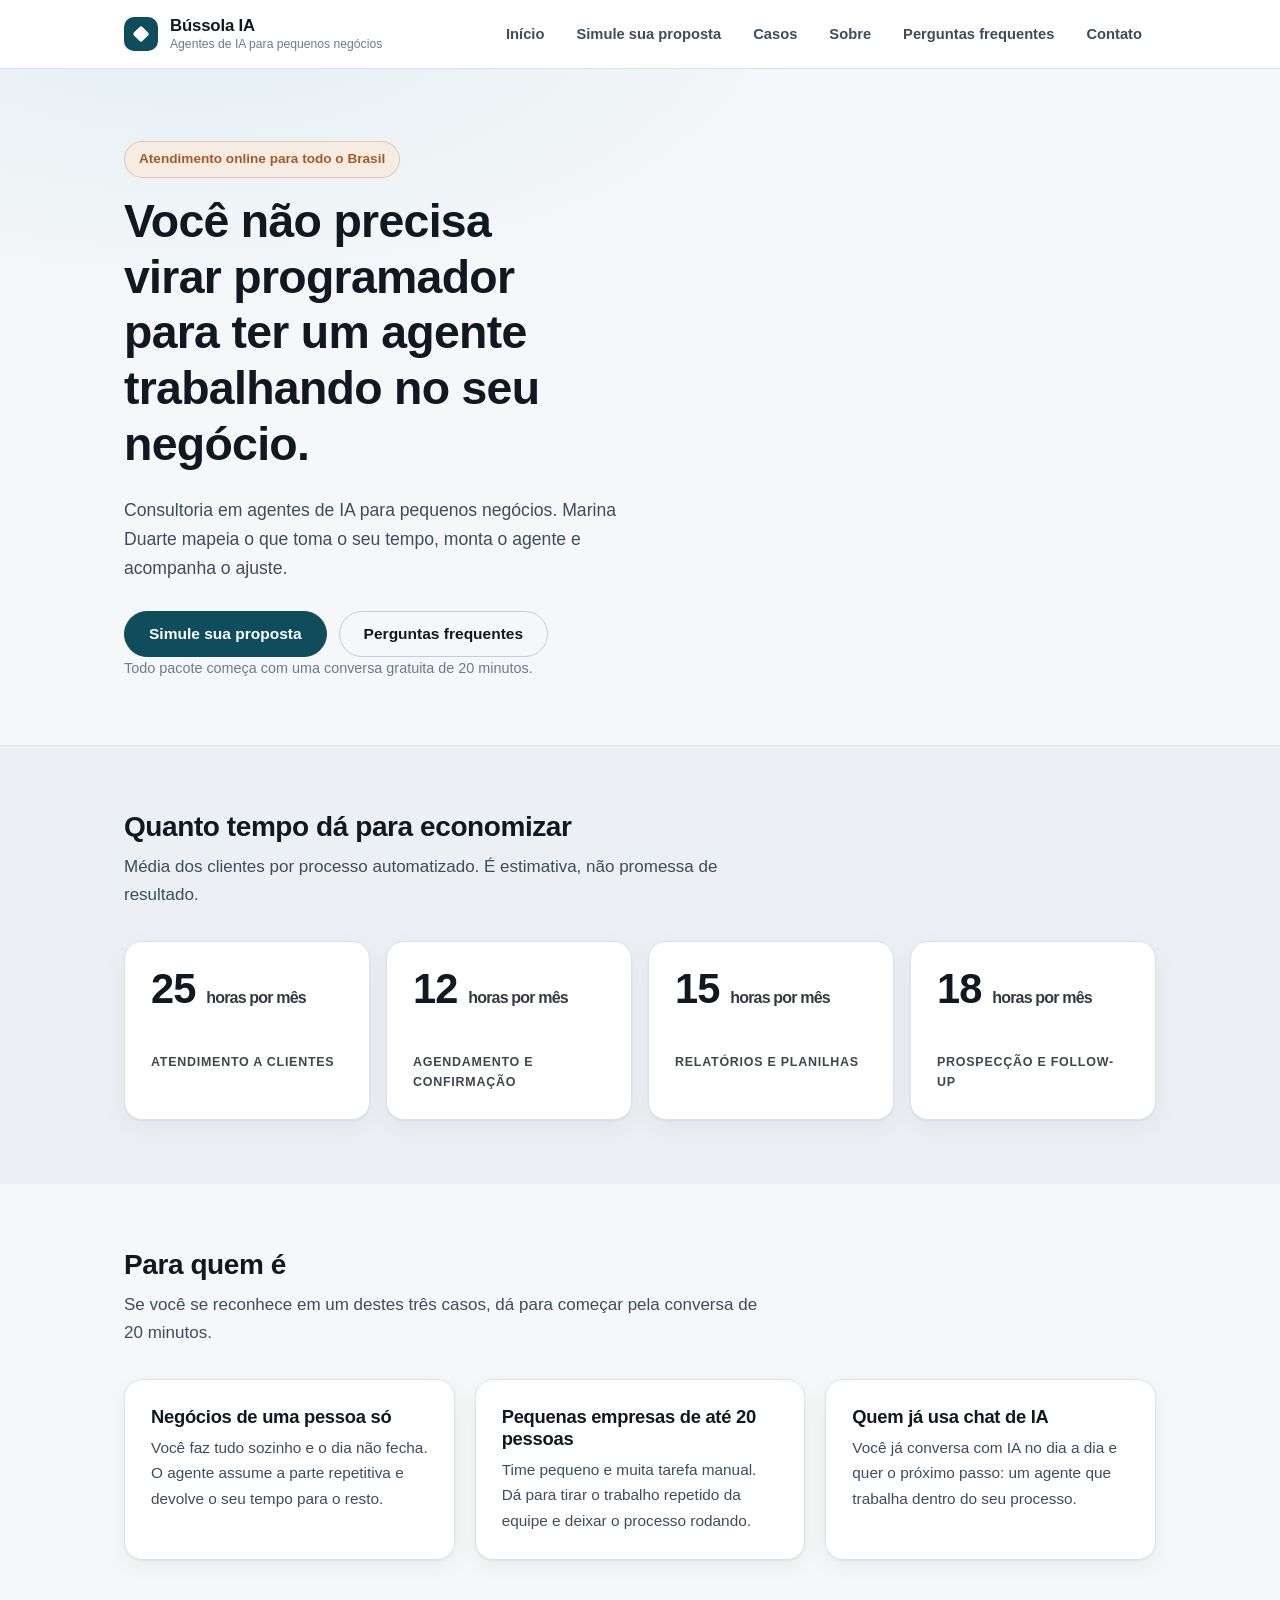
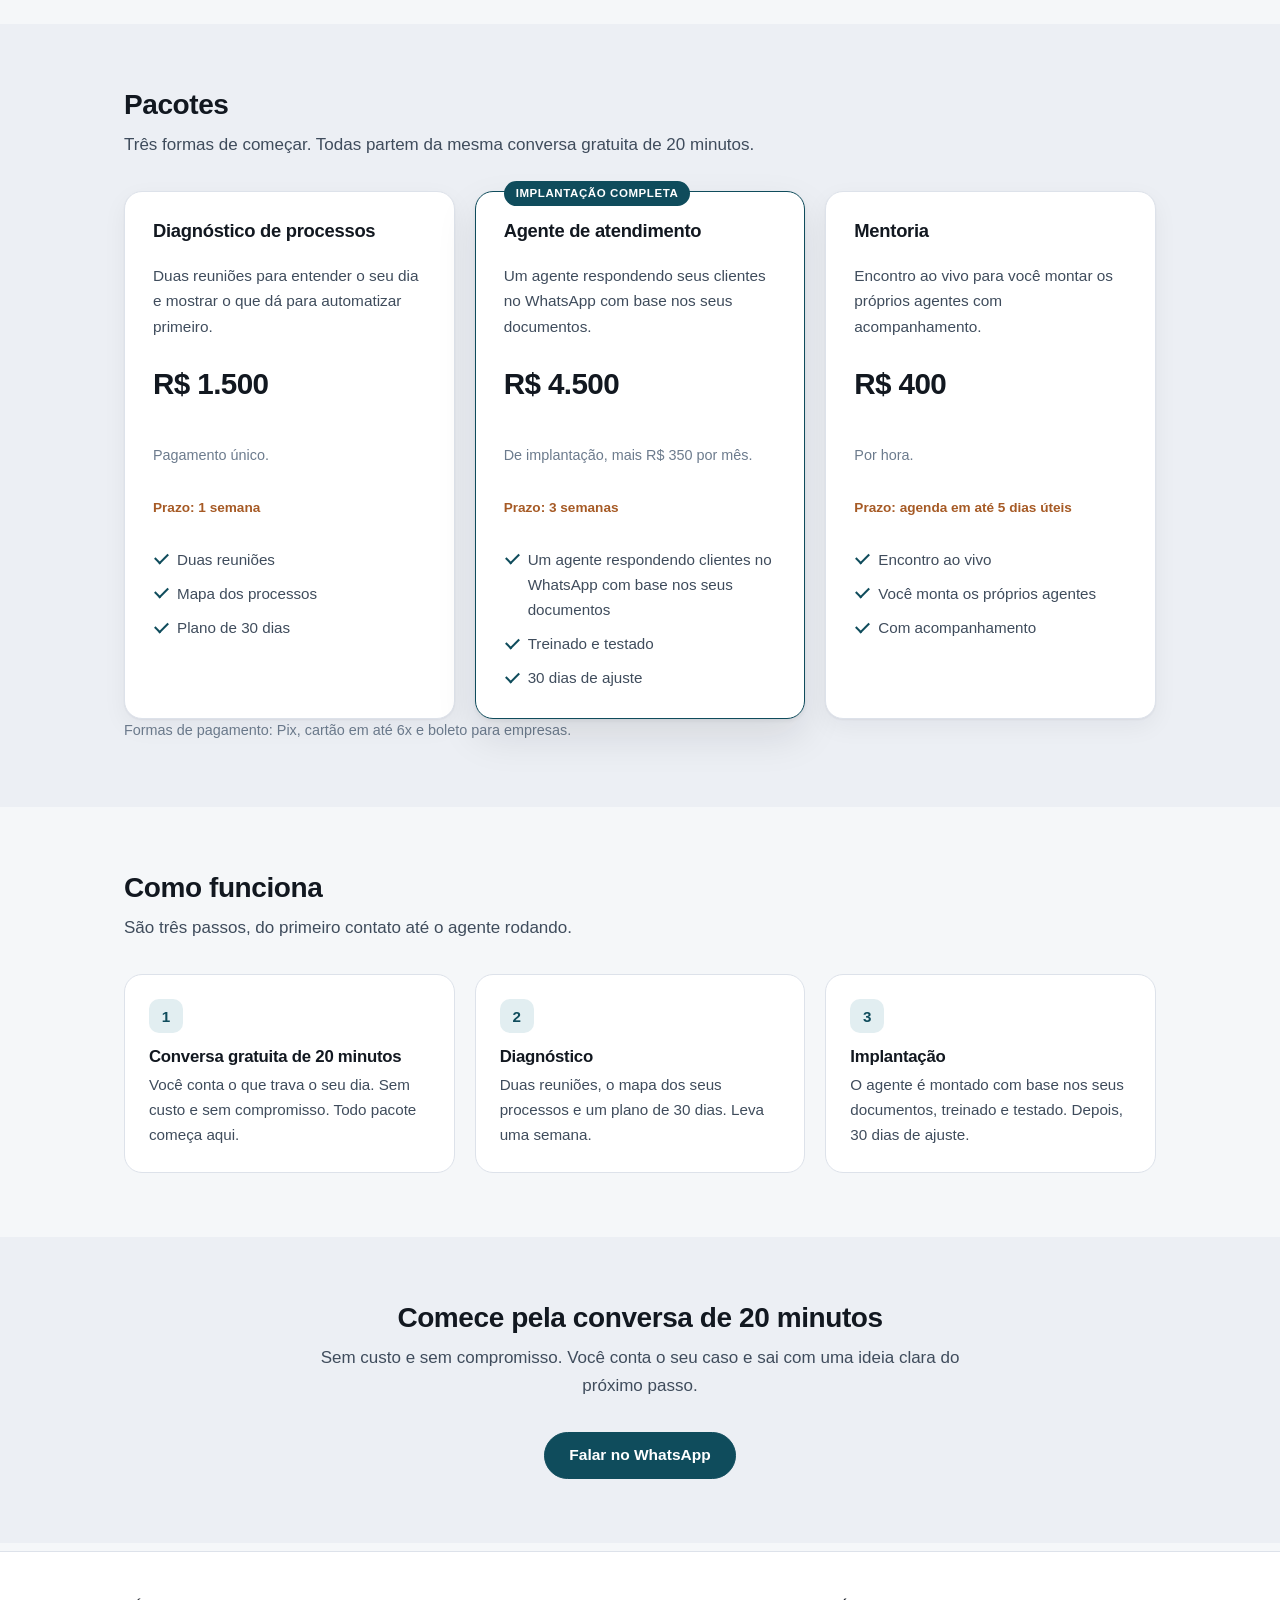
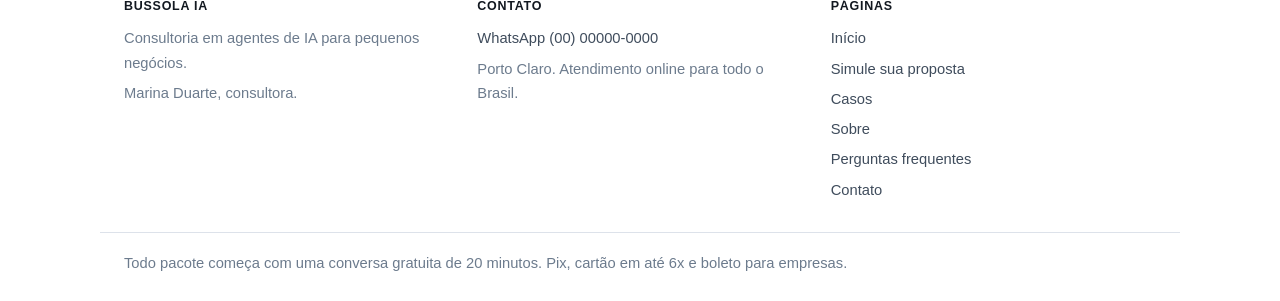
<file: index.html>
<!doctype html>
<html lang="pt-BR">
<head>
<meta charset="utf-8">
<meta name="viewport" content="width=device-width, initial-scale=1">
<title>Bússola IA — agentes de IA para pequenos negócios</title>
<meta name="description" content="Consultoria em agentes de IA para pequenos negócios. Você não precisa virar programador para ter um agente trabalhando no seu negócio.">
<link rel="stylesheet" href="estilo.css">
</head>
<body>
<a class="pular-para-conteudo" href="#conteudo">Ir para o conteúdo</a>

<header class="cabecalho">
  <div class="container cabecalho-interno">
    <a class="marca" href="index.html">
      <span class="marca-icone" aria-hidden="true"></span>
      <span class="marca-texto">
        <span class="marca-nome">Bússola IA</span>
        <span class="marca-sub">Agentes de IA para pequenos negócios</span>
      </span>
    </a>
    <nav class="navegacao" aria-label="Navegação principal">
      <a class="link-nav" href="index.html">Início</a>
      <a class="link-nav" href="calculadora.html">Simule sua proposta</a>
      <a class="link-nav" href="casos.html">Casos</a>
      <a class="link-nav" href="sobre.html">Sobre</a>
      <a class="link-nav" href="perguntas.html">Perguntas frequentes</a>
      <a class="link-nav" href="contato.html">Contato</a>
    </nav>
  </div>
</header>

<main id="conteudo">
  <section class="abertura">
    <div class="container">
      <span class="selo">Atendimento online para todo o Brasil</span>
      <h1 class="abertura-titulo">Você não precisa virar programador para ter um agente trabalhando no seu negócio.</h1>
      <p class="abertura-texto">Consultoria em agentes de IA para pequenos negócios. Marina Duarte mapeia o que toma o seu tempo, monta o agente e acompanha o ajuste.</p>
      <div class="abertura-acoes">
        <a class="botao botao-principal" href="calculadora.html">Simule sua proposta</a>
        <a class="botao botao-secundario" href="perguntas.html">Perguntas frequentes</a>
      </div>
      <p class="texto-apoio">Todo pacote começa com uma conversa gratuita de 20 minutos.</p>
    </div>
  </section>

  <section class="secao-alt">
    <div class="container">
      <div class="cabecalho-secao">
        <h2 class="titulo-secao">Quanto tempo dá para economizar</h2>
        <p class="texto">Média dos clientes por processo automatizado. É estimativa, não promessa de resultado.</p>
      </div>
      <div class="grade-4">
        <div class="cartao">
          <p class="resultado-numero">25 <span class="resultado-unidade">horas por mês</span></p>
          <p class="resultado-rotulo">Atendimento a clientes</p>
        </div>
        <div class="cartao">
          <p class="resultado-numero">12 <span class="resultado-unidade">horas por mês</span></p>
          <p class="resultado-rotulo">Agendamento e confirmação</p>
        </div>
        <div class="cartao">
          <p class="resultado-numero">15 <span class="resultado-unidade">horas por mês</span></p>
          <p class="resultado-rotulo">Relatórios e planilhas</p>
        </div>
        <div class="cartao">
          <p class="resultado-numero">18 <span class="resultado-unidade">horas por mês</span></p>
          <p class="resultado-rotulo">Prospecção e follow-up</p>
        </div>
      </div>
    </div>
  </section>

  <section class="secao">
    <div class="container">
      <div class="cabecalho-secao">
        <h2 class="titulo-secao">Para quem é</h2>
        <p class="texto">Se você se reconhece em um destes três casos, dá para começar pela conversa de 20 minutos.</p>
      </div>
      <div class="grade-3">
        <div class="cartao">
          <h3 class="cartao-titulo">Negócios de uma pessoa só</h3>
          <p class="cartao-texto">Você faz tudo sozinho e o dia não fecha. O agente assume a parte repetitiva e devolve o seu tempo para o resto.</p>
        </div>
        <div class="cartao">
          <h3 class="cartao-titulo">Pequenas empresas de até 20 pessoas</h3>
          <p class="cartao-texto">Time pequeno e muita tarefa manual. Dá para tirar o trabalho repetido da equipe e deixar o processo rodando.</p>
        </div>
        <div class="cartao">
          <h3 class="cartao-titulo">Quem já usa chat de IA</h3>
          <p class="cartao-texto">Você já conversa com IA no dia a dia e quer o próximo passo: um agente que trabalha dentro do seu processo.</p>
        </div>
      </div>
    </div>
  </section>

  <section class="secao-alt">
    <div class="container">
      <div class="cabecalho-secao">
        <h2 class="titulo-secao">Pacotes</h2>
        <p class="texto">Três formas de começar. Todas partem da mesma conversa gratuita de 20 minutos.</p>
      </div>
      <div class="grade-3">
        <div class="cartao-preco">
          <h3 class="cartao-titulo">Diagnóstico de processos</h3>
          <p class="cartao-texto">Duas reuniões para entender o seu dia e mostrar o que dá para automatizar primeiro.</p>
          <p class="preco">R$ 1.500</p>
          <p class="preco-detalhe">Pagamento único.</p>
          <p class="prazo">Prazo: 1 semana</p>
          <ul class="lista">
            <li class="lista-item">Duas reuniões</li>
            <li class="lista-item">Mapa dos processos</li>
            <li class="lista-item">Plano de 30 dias</li>
          </ul>
        </div>
        <div class="cartao-preco cartao-destaque">
          <span class="fita">Implantação completa</span>
          <h3 class="cartao-titulo">Agente de atendimento</h3>
          <p class="cartao-texto">Um agente respondendo seus clientes no WhatsApp com base nos seus documentos.</p>
          <p class="preco">R$ 4.500</p>
          <p class="preco-detalhe">De implantação, mais R$ 350 por mês.</p>
          <p class="prazo">Prazo: 3 semanas</p>
          <ul class="lista">
            <li class="lista-item">Um agente respondendo clientes no WhatsApp com base nos seus documentos</li>
            <li class="lista-item">Treinado e testado</li>
            <li class="lista-item">30 dias de ajuste</li>
          </ul>
        </div>
        <div class="cartao-preco">
          <h3 class="cartao-titulo">Mentoria</h3>
          <p class="cartao-texto">Encontro ao vivo para você montar os próprios agentes com acompanhamento.</p>
          <p class="preco">R$ 400</p>
          <p class="preco-detalhe">Por hora.</p>
          <p class="prazo">Prazo: agenda em até 5 dias úteis</p>
          <ul class="lista">
            <li class="lista-item">Encontro ao vivo</li>
            <li class="lista-item">Você monta os próprios agentes</li>
            <li class="lista-item">Com acompanhamento</li>
          </ul>
        </div>
      </div>
      <p class="texto-apoio">Formas de pagamento: Pix, cartão em até 6x e boleto para empresas.</p>
    </div>
  </section>

  <section class="secao">
    <div class="container">
      <div class="cabecalho-secao">
        <h2 class="titulo-secao">Como funciona</h2>
        <p class="texto">São três passos, do primeiro contato até o agente rodando.</p>
      </div>
      <ol class="passos">
        <li class="passo">
          <span class="passo-numero" aria-hidden="true">1</span>
          <h3 class="passo-titulo">Conversa gratuita de 20 minutos</h3>
          <p class="passo-texto">Você conta o que trava o seu dia. Sem custo e sem compromisso. Todo pacote começa aqui.</p>
        </li>
        <li class="passo">
          <span class="passo-numero" aria-hidden="true">2</span>
          <h3 class="passo-titulo">Diagnóstico</h3>
          <p class="passo-texto">Duas reuniões, o mapa dos seus processos e um plano de 30 dias. Leva uma semana.</p>
        </li>
        <li class="passo">
          <span class="passo-numero" aria-hidden="true">3</span>
          <h3 class="passo-titulo">Implantação</h3>
          <p class="passo-texto">O agente é montado com base nos seus documentos, treinado e testado. Depois, 30 dias de ajuste.</p>
        </li>
      </ol>
    </div>
  </section>

  <section class="secao-alt">
    <div class="container centro">
      <div class="cabecalho-secao centro">
        <h2 class="titulo-secao">Comece pela conversa de 20 minutos</h2>
        <p class="texto">Sem custo e sem compromisso. Você conta o seu caso e sai com uma ideia clara do próximo passo.</p>
      </div>
      <a class="botao botao-principal" href="https://wa.me/5500000000000">Falar no WhatsApp</a>
    </div>
  </section>
</main>

<footer class="rodape">
  <div class="container rodape-grade">
    <div class="rodape-bloco">
      <p class="rodape-titulo">Bússola IA</p>
      <p class="rodape-texto">Consultoria em agentes de IA para pequenos negócios.</p>
      <p class="rodape-texto">Marina Duarte, consultora.</p>
    </div>
    <div class="rodape-bloco">
      <p class="rodape-titulo">Contato</p>
      <p class="rodape-texto"><a class="rodape-link" href="https://wa.me/5500000000000">WhatsApp (00) 00000-0000</a></p>
      <p class="rodape-texto">Porto Claro. Atendimento online para todo o Brasil.</p>
    </div>
    <div class="rodape-bloco">
      <p class="rodape-titulo">Páginas</p>
      <p class="rodape-texto"><a class="rodape-link" href="index.html">Início</a></p>
      <p class="rodape-texto"><a class="rodape-link" href="calculadora.html">Simule sua proposta</a></p>
      <p class="rodape-texto"><a class="rodape-link" href="casos.html">Casos</a></p>
      <p class="rodape-texto"><a class="rodape-link" href="sobre.html">Sobre</a></p>
      <p class="rodape-texto"><a class="rodape-link" href="perguntas.html">Perguntas frequentes</a></p>
      <p class="rodape-texto"><a class="rodape-link" href="contato.html">Contato</a></p>
    </div>
  </div>
  <div class="container rodape-base">
    <p class="rodape-texto">Todo pacote começa com uma conversa gratuita de 20 minutos. Pix, cartão em até 6x e boleto para empresas.</p>
  </div>
</footer>

</body>
</html>
</file>
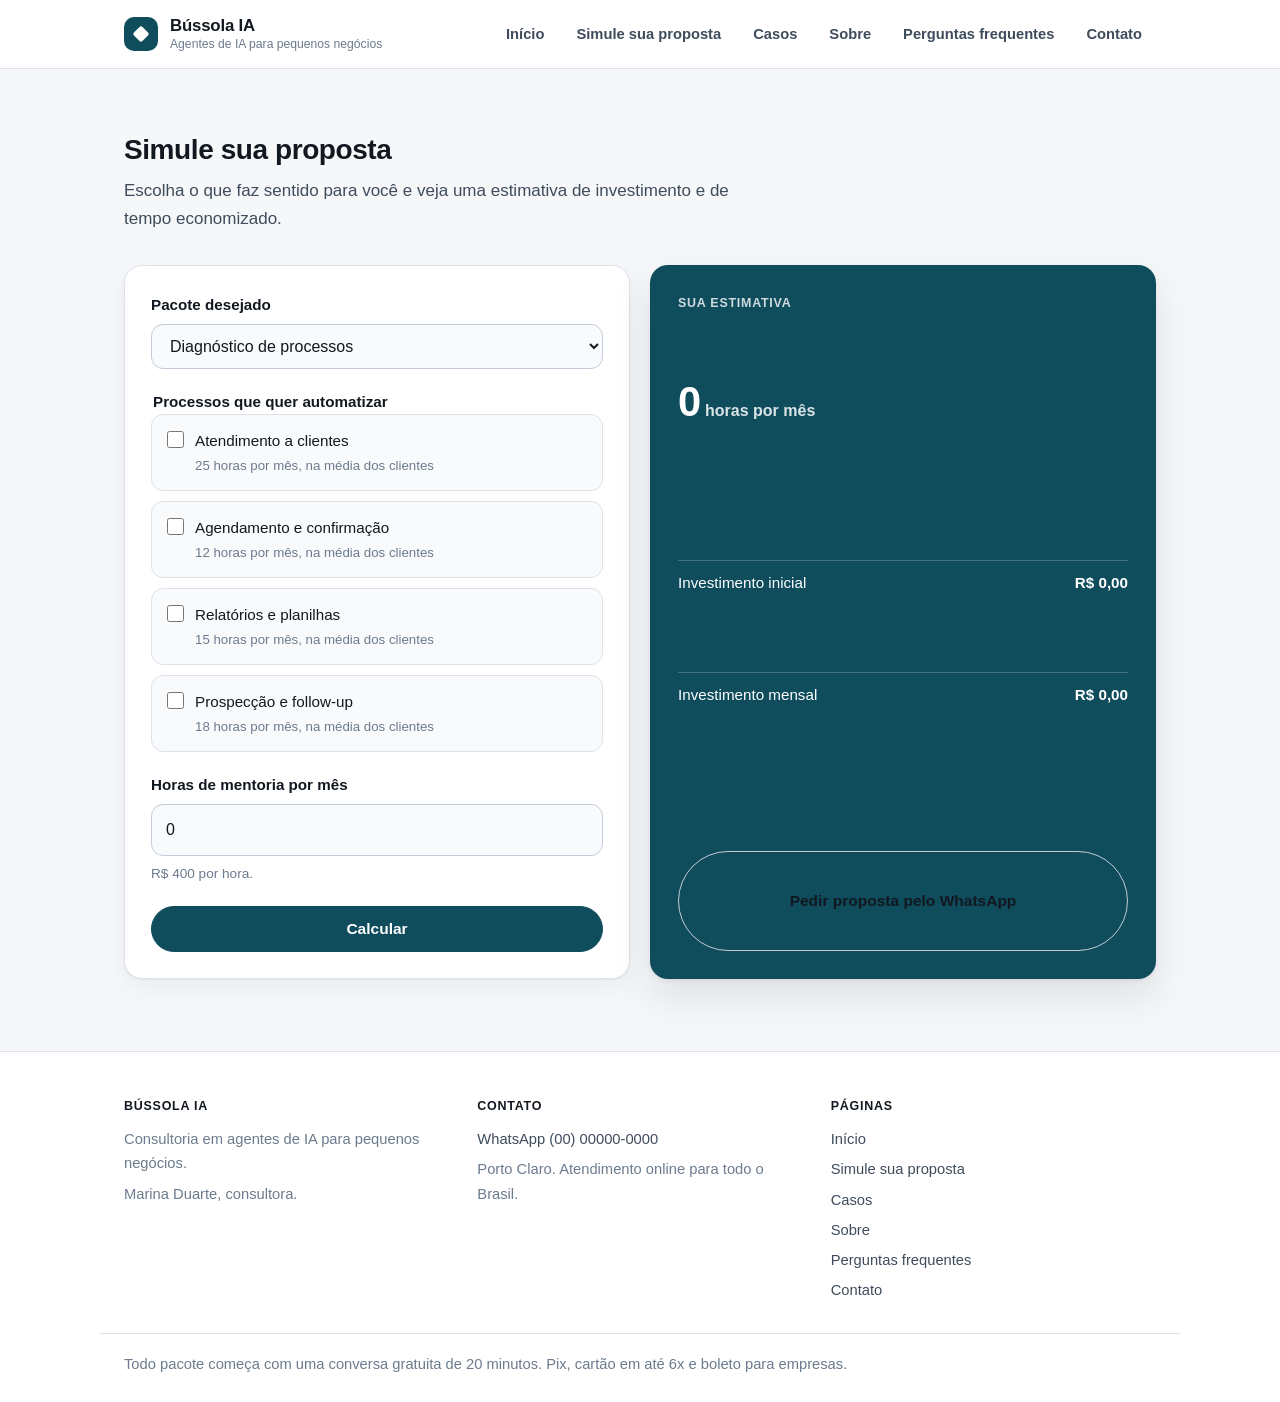
<file: calculadora.html>
<!doctype html>
<html lang="pt-BR">
<head>
<meta charset="utf-8">
<meta name="viewport" content="width=device-width, initial-scale=1">
<title>Simule sua proposta — Bússola IA</title>
<meta name="description" content="Monte uma estimativa de investimento e de horas economizadas por mês com os pacotes da Bússola IA.">
<link rel="stylesheet" href="estilo.css">
</head>
<body>
<a class="pular-para-conteudo" href="#conteudo">Ir para o conteúdo</a>

<header class="cabecalho">
  <div class="container cabecalho-interno">
    <a class="marca" href="index.html">
      <span class="marca-icone" aria-hidden="true"></span>
      <span class="marca-texto">
        <span class="marca-nome">Bússola IA</span>
        <span class="marca-sub">Agentes de IA para pequenos negócios</span>
      </span>
    </a>
    <nav class="navegacao" aria-label="Navegação principal">
      <a class="link-nav" href="index.html">Início</a>
      <a class="link-nav" href="calculadora.html">Simule sua proposta</a>
      <a class="link-nav" href="casos.html">Casos</a>
      <a class="link-nav" href="sobre.html">Sobre</a>
      <a class="link-nav" href="perguntas.html">Perguntas frequentes</a>
      <a class="link-nav" href="contato.html">Contato</a>
    </nav>
  </div>
</header>

<main id="conteudo">
  <section class="secao">
    <div class="container">
      <div class="cabecalho-secao">
        <h1 class="titulo-secao">Simule sua proposta</h1>
        <p class="texto">Escolha o que faz sentido para você e veja uma estimativa de investimento e de tempo economizado.</p>
      </div>
      <div class="grade-2">
        <form class="formulario" id="simulador">
          <div class="campo">
            <label class="rotulo" for="pacote">Pacote desejado</label>
            <select class="entrada" id="pacote" name="pacote">
              <option value="diagnostico">Diagnóstico de processos</option>
              <option value="agente">Agente de atendimento</option>
              <option value="mentoria">Mentoria</option>
            </select>
          </div>

          <fieldset class="grupo-opcoes">
            <legend class="rotulo">Processos que quer automatizar</legend>
            <label class="opcao" for="atendimento">
              <input id="atendimento" name="processos" type="checkbox" value="atendimento">
              <span class="opcao-texto">Atendimento a clientes <small>25 horas por mês, na média dos clientes</small></span>
            </label>
            <label class="opcao" for="agendamento">
              <input id="agendamento" name="processos" type="checkbox" value="agendamento">
              <span class="opcao-texto">Agendamento e confirmação <small>12 horas por mês, na média dos clientes</small></span>
            </label>
            <label class="opcao" for="relatorios">
              <input id="relatorios" name="processos" type="checkbox" value="relatorios">
              <span class="opcao-texto">Relatórios e planilhas <small>15 horas por mês, na média dos clientes</small></span>
            </label>
            <label class="opcao" for="prospeccao">
              <input id="prospeccao" name="processos" type="checkbox" value="prospeccao">
              <span class="opcao-texto">Prospecção e follow-up <small>18 horas por mês, na média dos clientes</small></span>
            </label>
          </fieldset>

          <div class="campo">
            <label class="rotulo" for="mentoria">Horas de mentoria por mês</label>
            <input class="entrada" id="mentoria" name="mentoria" type="number" min="0" max="20" value="0">
            <p class="ajuda">R$ 400 por hora.</p>
          </div>

          <button class="botao botao-principal botao-bloco" type="submit">Calcular</button>
        </form>

        <section class="resultado oculto" id="resultado" aria-live="polite" aria-labelledby="resultado-titulo">
          <p class="resultado-rotulo" id="resultado-titulo">Sua estimativa</p>
          <div>
            <span class="resultado-numero" id="horas-resultado">0</span>
            <span class="resultado-unidade">horas por mês</span>
          </div>
          <p class="resultado-texto" id="frase-resultado"></p>
          <div class="resultado-linha">
            <span>Investimento inicial</span>
            <strong id="investimento-inicial">R$ 0,00</strong>
          </div>
          <div class="resultado-linha">
            <span>Investimento mensal</span>
            <strong id="investimento-mensal">R$ 0,00</strong>
          </div>
          <ul class="resultado-lista" id="lista-processos"></ul>
          <a class="botao botao-secundario" id="whatsapp" href="https://wa.me/5500000000000" target="_blank" rel="noopener">Pedir proposta pelo WhatsApp</a>
        </section>
      </div>
    </div>
  </section>
  <script>
    (function () {
      var formulario = document.getElementById('simulador');
      var resultado = document.getElementById('resultado');
      var formatoReal = new Intl.NumberFormat('pt-BR', { style: 'currency', currency: 'BRL' });
      function formatarReal(valor) {
        return formatoReal.format(valor).replace(/\u00a0/g, ' ');
      }
      var pacotes = {
        diagnostico: { nome: 'Diagnóstico de processos', inicial: 1500, mensal: 0 },
        agente: { nome: 'Agente de atendimento', inicial: 4500, mensal: 350 },
        mentoria: { nome: 'Mentoria', inicial: 0, mensal: 0 }
      };
      var processos = {
        atendimento: { nome: 'Atendimento a clientes', horas: 25 },
        agendamento: { nome: 'Agendamento e confirmação', horas: 12 },
        relatorios: { nome: 'Relatórios e planilhas', horas: 15 },
        prospeccao: { nome: 'Prospecção e follow-up', horas: 18 }
      };

      formulario.addEventListener('submit', function (evento) {
        evento.preventDefault();
        var pacote = pacotes[document.getElementById('pacote').value];
        var horasMentoria = Number(document.getElementById('mentoria').value) || 0;
        horasMentoria = Math.min(20, Math.max(0, horasMentoria));
        var selecionados = Array.prototype.slice.call(document.querySelectorAll('input[name="processos"]:checked'));
        var horasEconomizadas = selecionados.reduce(function (total, campo) {
          return total + processos[campo.value].horas;
        }, 0);
        var investimentoMensal = pacote.mensal + (horasMentoria * 400);
        var processosEscolhidos = selecionados.map(function (campo) {
          return processos[campo.value];
        });

        document.getElementById('horas-resultado').textContent = horasEconomizadas;
        document.getElementById('investimento-inicial').textContent = formatarReal(pacote.inicial);
        document.getElementById('investimento-mensal').textContent = formatarReal(investimentoMensal);
        document.getElementById('frase-resultado').textContent = 'Na média dos clientes, os processos selecionados podem economizar cerca de ' + horasEconomizadas + ' horas por mês.';
        document.getElementById('lista-processos').innerHTML = processosEscolhidos.map(function (processo) {
          return '<li class="resultado-item"><span>' + processo.nome + '</span><span>' + processo.horas + ' horas</span></li>';
        }).join('');

        var nomesProcessos = processosEscolhidos.map(function (processo) { return processo.nome; });
        var resumo = 'Olá, quero pedir uma proposta da Bússola IA. Pacote: ' + pacote.nome + '. Processos: ' + (nomesProcessos.join(', ') || 'nenhum selecionado') + '. Mentoria: ' + horasMentoria + ' horas por mês. Investimento inicial estimado: ' + formatarReal(pacote.inicial) + '. Investimento mensal estimado: ' + formatarReal(investimentoMensal) + '. Horas estimadas economizadas por mês, na média dos clientes: ' + horasEconomizadas + '.';
        document.getElementById('whatsapp').href = 'https://wa.me/5500000000000?text=' + encodeURIComponent(resumo);
        resultado.classList.remove('oculto');
      });
    }());
  </script>
</main>

<footer class="rodape">
  <div class="container rodape-grade">
    <div class="rodape-bloco">
      <p class="rodape-titulo">Bússola IA</p>
      <p class="rodape-texto">Consultoria em agentes de IA para pequenos negócios.</p>
      <p class="rodape-texto">Marina Duarte, consultora.</p>
    </div>
    <div class="rodape-bloco">
      <p class="rodape-titulo">Contato</p>
      <p class="rodape-texto"><a class="rodape-link" href="https://wa.me/5500000000000">WhatsApp (00) 00000-0000</a></p>
      <p class="rodape-texto">Porto Claro. Atendimento online para todo o Brasil.</p>
    </div>
    <div class="rodape-bloco">
      <p class="rodape-titulo">Páginas</p>
      <p class="rodape-texto"><a class="rodape-link" href="index.html">Início</a></p>
      <p class="rodape-texto"><a class="rodape-link" href="calculadora.html">Simule sua proposta</a></p>
      <p class="rodape-texto"><a class="rodape-link" href="casos.html">Casos</a></p>
      <p class="rodape-texto"><a class="rodape-link" href="sobre.html">Sobre</a></p>
      <p class="rodape-texto"><a class="rodape-link" href="perguntas.html">Perguntas frequentes</a></p>
      <p class="rodape-texto"><a class="rodape-link" href="contato.html">Contato</a></p>
    </div>
  </div>
  <div class="container rodape-base">
    <p class="rodape-texto">Todo pacote começa com uma conversa gratuita de 20 minutos. Pix, cartão em até 6x e boleto para empresas.</p>
  </div>
</footer>

</body>
</html>
</file>
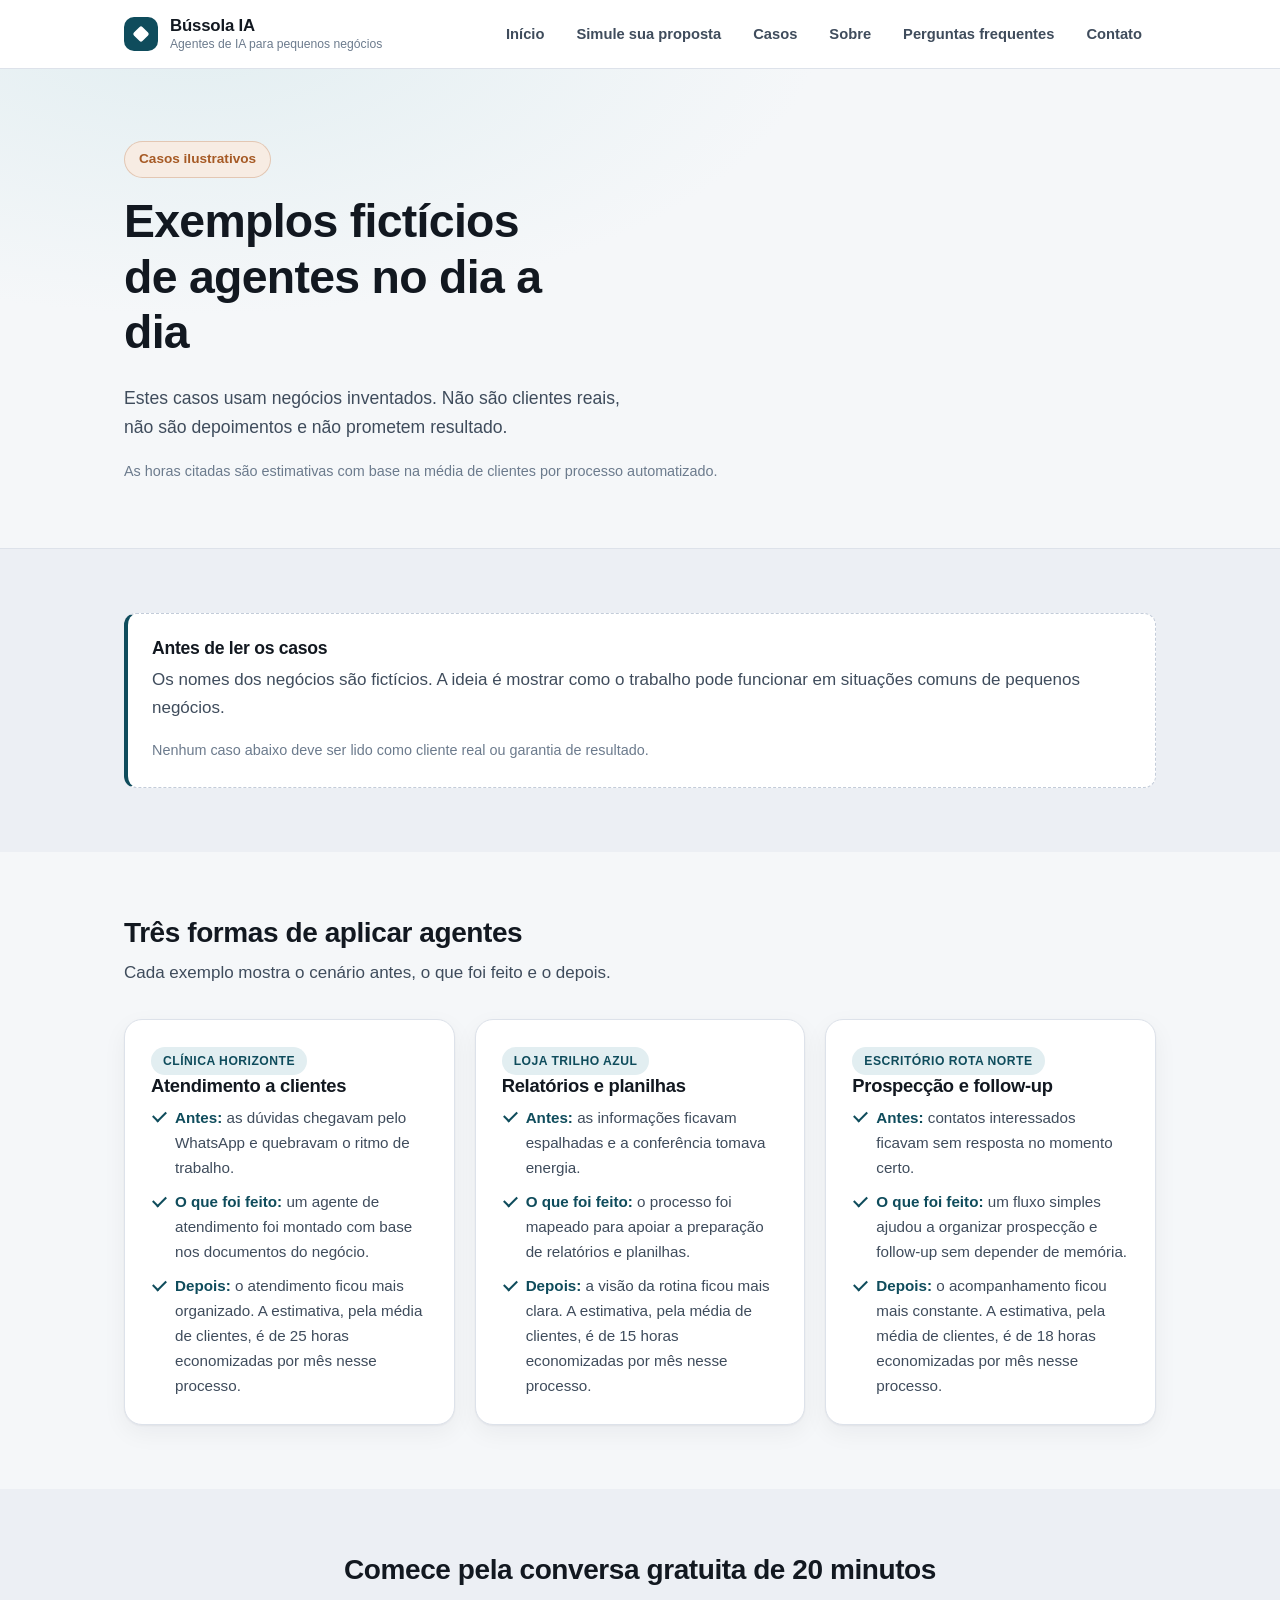
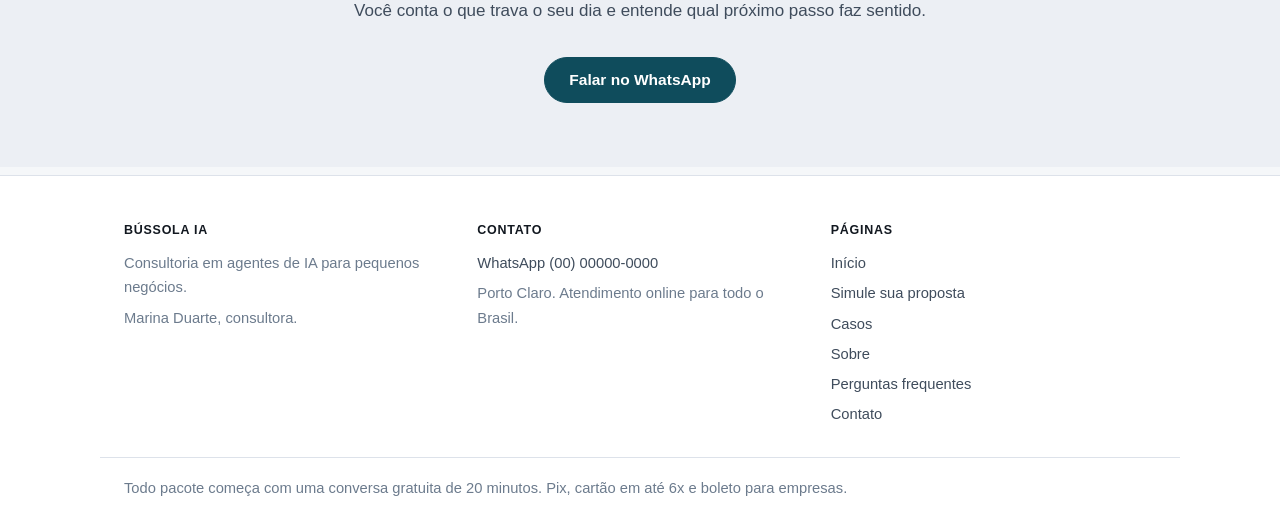
<file: casos.html>
<!doctype html>
<html lang="pt-BR">
<head>
<meta charset="utf-8">
<meta name="viewport" content="width=device-width, initial-scale=1">
<title>Casos ilustrativos — Bússola IA</title>
<meta name="description" content="Casos fictícios para mostrar como agentes de IA podem apoiar pequenos negócios, sem prometer resultado garantido.">
<link rel="stylesheet" href="estilo.css">
</head>
<body>
<a class="pular-para-conteudo" href="#conteudo">Ir para o conteúdo</a>

<header class="cabecalho">
  <div class="container cabecalho-interno">
    <a class="marca" href="index.html">
      <span class="marca-icone" aria-hidden="true"></span>
      <span class="marca-texto">
        <span class="marca-nome">Bússola IA</span>
        <span class="marca-sub">Agentes de IA para pequenos negócios</span>
      </span>
    </a>
    <nav class="navegacao" aria-label="Navegação principal">
      <a class="link-nav" href="index.html">Início</a>
      <a class="link-nav" href="calculadora.html">Simule sua proposta</a>
      <a class="link-nav" href="casos.html">Casos</a>
      <a class="link-nav" href="sobre.html">Sobre</a>
      <a class="link-nav" href="perguntas.html">Perguntas frequentes</a>
      <a class="link-nav" href="contato.html">Contato</a>
    </nav>
  </div>
</header>

<main id="conteudo">
  <section class="abertura">
    <div class="container">
      <span class="selo">Casos ilustrativos</span>
      <h1 class="abertura-titulo">Exemplos fictícios de agentes no dia a dia</h1>
      <p class="abertura-texto">Estes casos usam negócios inventados. Não são clientes reais, não são depoimentos e não prometem resultado.</p>
      <p class="texto-apoio">As horas citadas são estimativas com base na média de clientes por processo automatizado.</p>
    </div>
  </section>

  <section class="secao-alt">
    <div class="container">
      <div class="aviso">
        <h2 class="aviso-titulo">Antes de ler os casos</h2>
        <p class="texto">Os nomes dos negócios são fictícios. A ideia é mostrar como o trabalho pode funcionar em situações comuns de pequenos negócios.</p>
        <p class="texto-apoio">Nenhum caso abaixo deve ser lido como cliente real ou garantia de resultado.</p>
      </div>
    </div>
  </section>

  <section class="secao">
    <div class="container">
      <div class="cabecalho-secao">
        <h2 class="titulo-secao">Três formas de aplicar agentes</h2>
        <p class="texto">Cada exemplo mostra o cenário antes, o que foi feito e o depois.</p>
      </div>
      <div class="grade-3">
        <article class="cartao">
          <span class="tag">Clínica Horizonte</span>
          <h3 class="titulo-bloco">Atendimento a clientes</h3>
          <ul class="lista">
            <li class="lista-item"><span class="destaque">Antes:</span> as dúvidas chegavam pelo WhatsApp e quebravam o ritmo de trabalho.</li>
            <li class="lista-item"><span class="destaque">O que foi feito:</span> um agente de atendimento foi montado com base nos documentos do negócio.</li>
            <li class="lista-item"><span class="destaque">Depois:</span> o atendimento ficou mais organizado. A estimativa, pela média de clientes, é de 25 horas economizadas por mês nesse processo.</li>
          </ul>
        </article>

        <article class="cartao">
          <span class="tag">Loja Trilho Azul</span>
          <h3 class="titulo-bloco">Relatórios e planilhas</h3>
          <ul class="lista">
            <li class="lista-item"><span class="destaque">Antes:</span> as informações ficavam espalhadas e a conferência tomava energia.</li>
            <li class="lista-item"><span class="destaque">O que foi feito:</span> o processo foi mapeado para apoiar a preparação de relatórios e planilhas.</li>
            <li class="lista-item"><span class="destaque">Depois:</span> a visão da rotina ficou mais clara. A estimativa, pela média de clientes, é de 15 horas economizadas por mês nesse processo.</li>
          </ul>
        </article>

        <article class="cartao">
          <span class="tag">Escritório Rota Norte</span>
          <h3 class="titulo-bloco">Prospecção e follow-up</h3>
          <ul class="lista">
            <li class="lista-item"><span class="destaque">Antes:</span> contatos interessados ficavam sem resposta no momento certo.</li>
            <li class="lista-item"><span class="destaque">O que foi feito:</span> um fluxo simples ajudou a organizar prospecção e follow-up sem depender de memória.</li>
            <li class="lista-item"><span class="destaque">Depois:</span> o acompanhamento ficou mais constante. A estimativa, pela média de clientes, é de 18 horas economizadas por mês nesse processo.</li>
          </ul>
        </article>
      </div>
    </div>
  </section>

  <section class="secao-alt">
    <div class="container centro">
      <div class="cabecalho-secao centro">
        <h2 class="titulo-secao">Comece pela conversa gratuita de 20 minutos</h2>
        <p class="texto">Você conta o que trava o seu dia e entende qual próximo passo faz sentido.</p>
      </div>
      <a class="botao botao-principal" href="https://wa.me/5500000000000">Falar no WhatsApp</a>
    </div>
  </section>
</main>

<footer class="rodape">
  <div class="container rodape-grade">
    <div class="rodape-bloco">
      <p class="rodape-titulo">Bússola IA</p>
      <p class="rodape-texto">Consultoria em agentes de IA para pequenos negócios.</p>
      <p class="rodape-texto">Marina Duarte, consultora.</p>
    </div>
    <div class="rodape-bloco">
      <p class="rodape-titulo">Contato</p>
      <p class="rodape-texto"><a class="rodape-link" href="https://wa.me/5500000000000">WhatsApp (00) 00000-0000</a></p>
      <p class="rodape-texto">Porto Claro. Atendimento online para todo o Brasil.</p>
    </div>
    <div class="rodape-bloco">
      <p class="rodape-titulo">Páginas</p>
      <p class="rodape-texto"><a class="rodape-link" href="index.html">Início</a></p>
      <p class="rodape-texto"><a class="rodape-link" href="calculadora.html">Simule sua proposta</a></p>
      <p class="rodape-texto"><a class="rodape-link" href="casos.html">Casos</a></p>
      <p class="rodape-texto"><a class="rodape-link" href="sobre.html">Sobre</a></p>
      <p class="rodape-texto"><a class="rodape-link" href="perguntas.html">Perguntas frequentes</a></p>
      <p class="rodape-texto"><a class="rodape-link" href="contato.html">Contato</a></p>
    </div>
  </div>
  <div class="container rodape-base">
    <p class="rodape-texto">Todo pacote começa com uma conversa gratuita de 20 minutos. Pix, cartão em até 6x e boleto para empresas.</p>
  </div>
</footer>

</body>
</html>
</file>
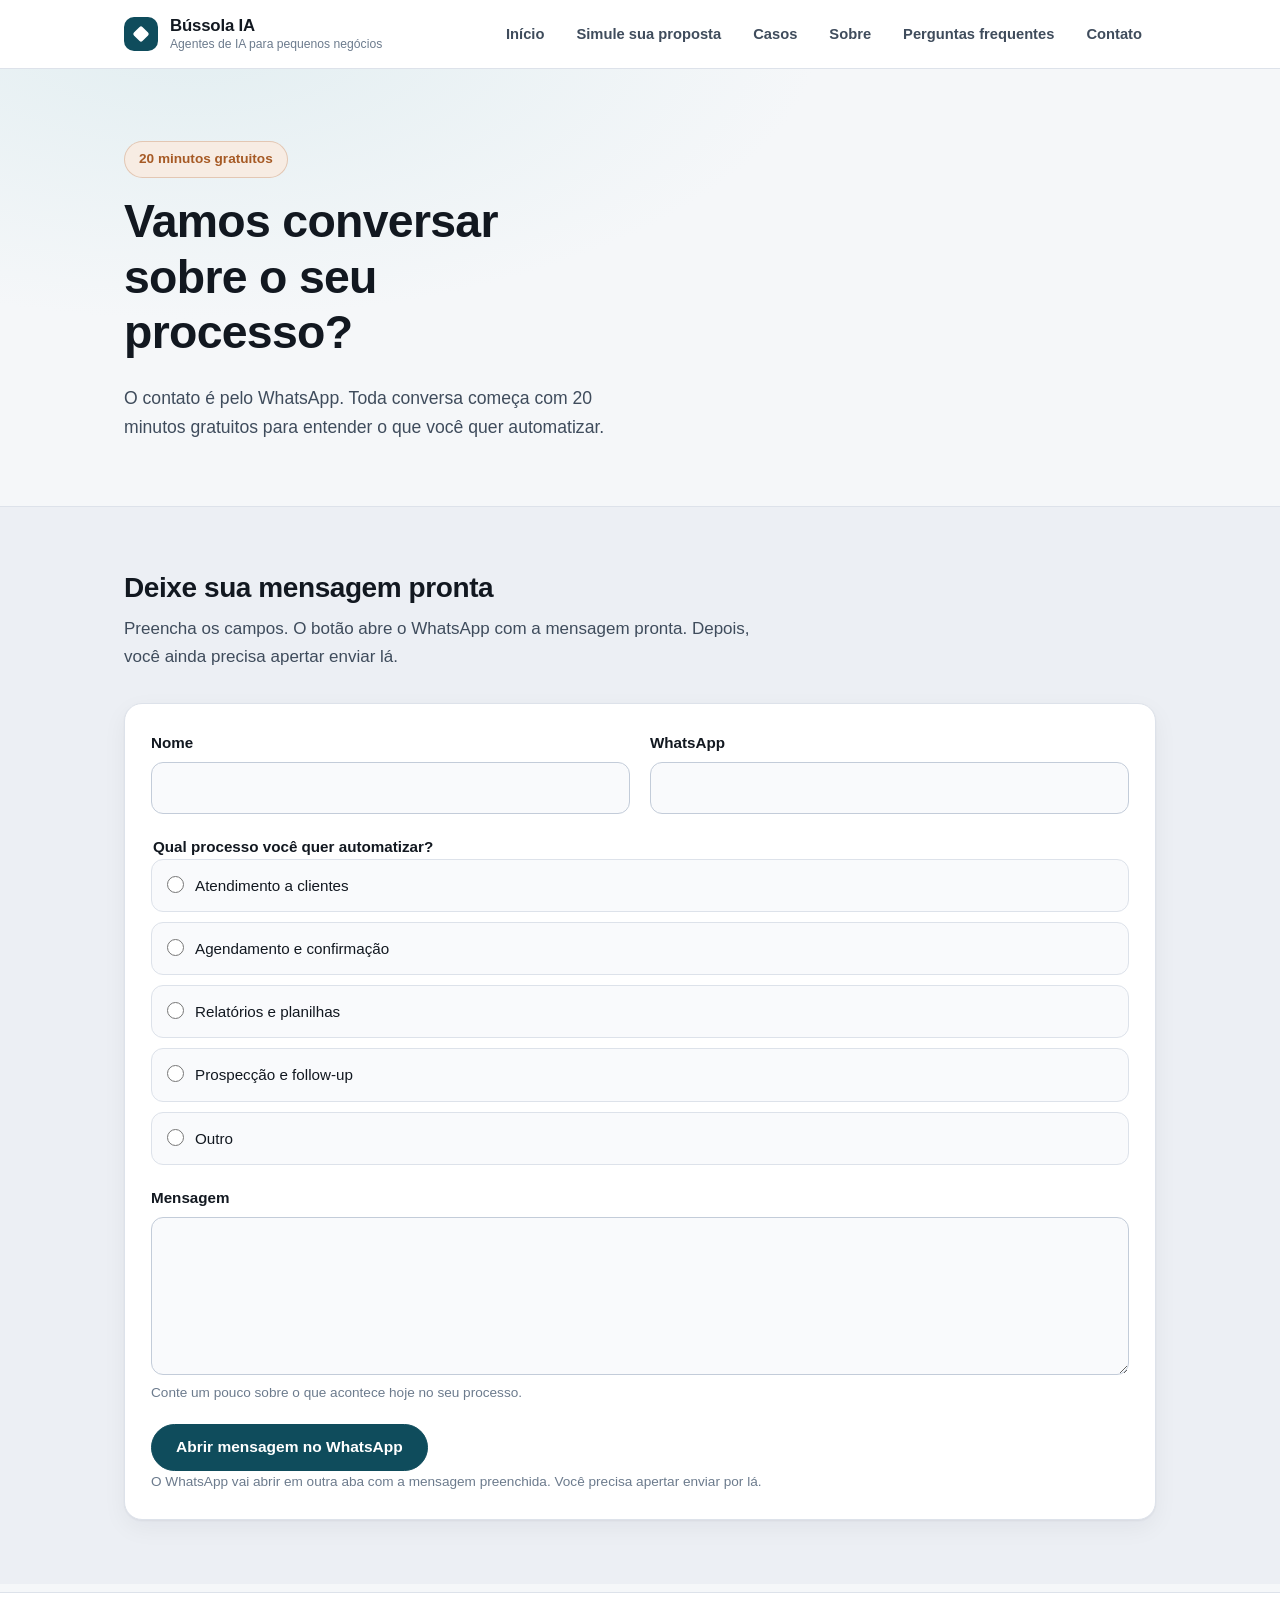
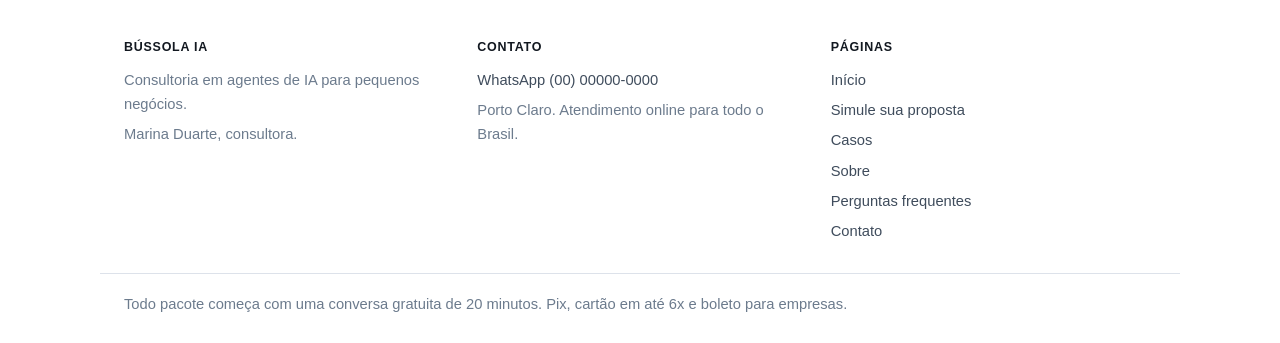
<file: contato.html>
<!doctype html>
<html lang="pt-BR">
<head>
<meta charset="utf-8">
<meta name="viewport" content="width=device-width, initial-scale=1">
<title>Bússola IA — fale pelo WhatsApp</title>
<meta name="description" content="Conte à Bússola IA qual processo você quer automatizar e comece pela conversa gratuita de 20 minutos no WhatsApp.">
<link rel="stylesheet" href="estilo.css">
</head>
<body>
<a class="pular-para-conteudo" href="#conteudo">Ir para o conteúdo</a>

<header class="cabecalho">
  <div class="container cabecalho-interno">
    <a class="marca" href="index.html">
      <span class="marca-icone" aria-hidden="true"></span>
      <span class="marca-texto">
        <span class="marca-nome">Bússola IA</span>
        <span class="marca-sub">Agentes de IA para pequenos negócios</span>
      </span>
    </a>
    <nav class="navegacao" aria-label="Navegação principal">
      <a class="link-nav" href="index.html">Início</a>
      <a class="link-nav" href="calculadora.html">Simule sua proposta</a>
      <a class="link-nav" href="casos.html">Casos</a>
      <a class="link-nav" href="sobre.html">Sobre</a>
      <a class="link-nav" href="perguntas.html">Perguntas frequentes</a>
      <a class="link-nav" href="contato.html">Contato</a>
    </nav>
  </div>
</header>

<main id="conteudo">
  <section class="abertura">
    <div class="container">
      <span class="selo">20 minutos gratuitos</span>
      <h1 class="abertura-titulo">Vamos conversar sobre o seu processo?</h1>
      <p class="abertura-texto">O contato é pelo WhatsApp. Toda conversa começa com 20 minutos gratuitos para entender o que você quer automatizar.</p>
    </div>
  </section>

  <section class="secao-alt">
    <div class="container">
      <div class="cabecalho-secao">
        <h2 class="titulo-secao">Deixe sua mensagem pronta</h2>
        <p class="texto">Preencha os campos. O botão abre o WhatsApp com a mensagem pronta. Depois, você ainda precisa apertar enviar lá.</p>
      </div>

      <form class="formulario" id="formulario-contato">
        <div class="formulario-linha">
          <div class="campo">
            <label class="rotulo" for="nome">Nome</label>
            <input class="entrada" id="nome" name="nome" type="text" autocomplete="name" required>
          </div>

          <div class="campo">
            <label class="rotulo" for="whatsapp">WhatsApp</label>
            <input class="entrada" id="whatsapp" name="whatsapp" type="tel" inputmode="tel" autocomplete="tel" required>
          </div>
        </div>

        <fieldset class="grupo-opcoes">
          <legend class="rotulo">Qual processo você quer automatizar?</legend>
          <label class="opcao" for="atendimento">
            <input id="atendimento" name="processo" type="radio" value="Atendimento a clientes" required>
            <span class="opcao-texto">Atendimento a clientes</span>
          </label>
          <label class="opcao" for="agendamento">
            <input id="agendamento" name="processo" type="radio" value="Agendamento e confirmação">
            <span class="opcao-texto">Agendamento e confirmação</span>
          </label>
          <label class="opcao" for="relatorios">
            <input id="relatorios" name="processo" type="radio" value="Relatórios e planilhas">
            <span class="opcao-texto">Relatórios e planilhas</span>
          </label>
          <label class="opcao" for="prospeccao">
            <input id="prospeccao" name="processo" type="radio" value="Prospecção e follow-up">
            <span class="opcao-texto">Prospecção e follow-up</span>
          </label>
          <label class="opcao" for="outro">
            <input id="outro" name="processo" type="radio" value="Outro">
            <span class="opcao-texto">Outro</span>
          </label>
        </fieldset>

        <div class="campo">
          <label class="rotulo" for="mensagem">Mensagem</label>
          <textarea class="entrada" id="mensagem" name="mensagem" rows="5" required></textarea>
          <p class="ajuda">Conte um pouco sobre o que acontece hoje no seu processo.</p>
        </div>

        <div>
          <button class="botao botao-principal" type="submit">Abrir mensagem no WhatsApp</button>
          <p class="ajuda">O WhatsApp vai abrir em outra aba com a mensagem preenchida. Você precisa apertar enviar por lá.</p>
        </div>
      </form>
    </div>
  </section>

  <script>
    document.getElementById('formulario-contato').addEventListener('submit', function (evento) {
      evento.preventDefault();
      const dados = new FormData(this);
      const mensagem = 'Olá, Marina. Meu nome é ' + dados.get('nome') + '.\n' +
        'Meu WhatsApp: ' + dados.get('whatsapp') + '.\n' +
        'Processo que quero automatizar: ' + dados.get('processo') + '.\n' +
        'Mensagem: ' + dados.get('mensagem');
      window.open('https://wa.me/5500000000000?text=' + encodeURIComponent(mensagem), '_blank', 'noopener');
    });
  </script>
</main>

<footer class="rodape">
  <div class="container rodape-grade">
    <div class="rodape-bloco">
      <p class="rodape-titulo">Bússola IA</p>
      <p class="rodape-texto">Consultoria em agentes de IA para pequenos negócios.</p>
      <p class="rodape-texto">Marina Duarte, consultora.</p>
    </div>
    <div class="rodape-bloco">
      <p class="rodape-titulo">Contato</p>
      <p class="rodape-texto"><a class="rodape-link" href="https://wa.me/5500000000000">WhatsApp (00) 00000-0000</a></p>
      <p class="rodape-texto">Porto Claro. Atendimento online para todo o Brasil.</p>
    </div>
    <div class="rodape-bloco">
      <p class="rodape-titulo">Páginas</p>
      <p class="rodape-texto"><a class="rodape-link" href="index.html">Início</a></p>
      <p class="rodape-texto"><a class="rodape-link" href="calculadora.html">Simule sua proposta</a></p>
      <p class="rodape-texto"><a class="rodape-link" href="casos.html">Casos</a></p>
      <p class="rodape-texto"><a class="rodape-link" href="sobre.html">Sobre</a></p>
      <p class="rodape-texto"><a class="rodape-link" href="perguntas.html">Perguntas frequentes</a></p>
      <p class="rodape-texto"><a class="rodape-link" href="contato.html">Contato</a></p>
    </div>
  </div>
  <div class="container rodape-base">
    <p class="rodape-texto">Todo pacote começa com uma conversa gratuita de 20 minutos. Pix, cartão em até 6x e boleto para empresas.</p>
  </div>
</footer>

</body>
</html>
</file>
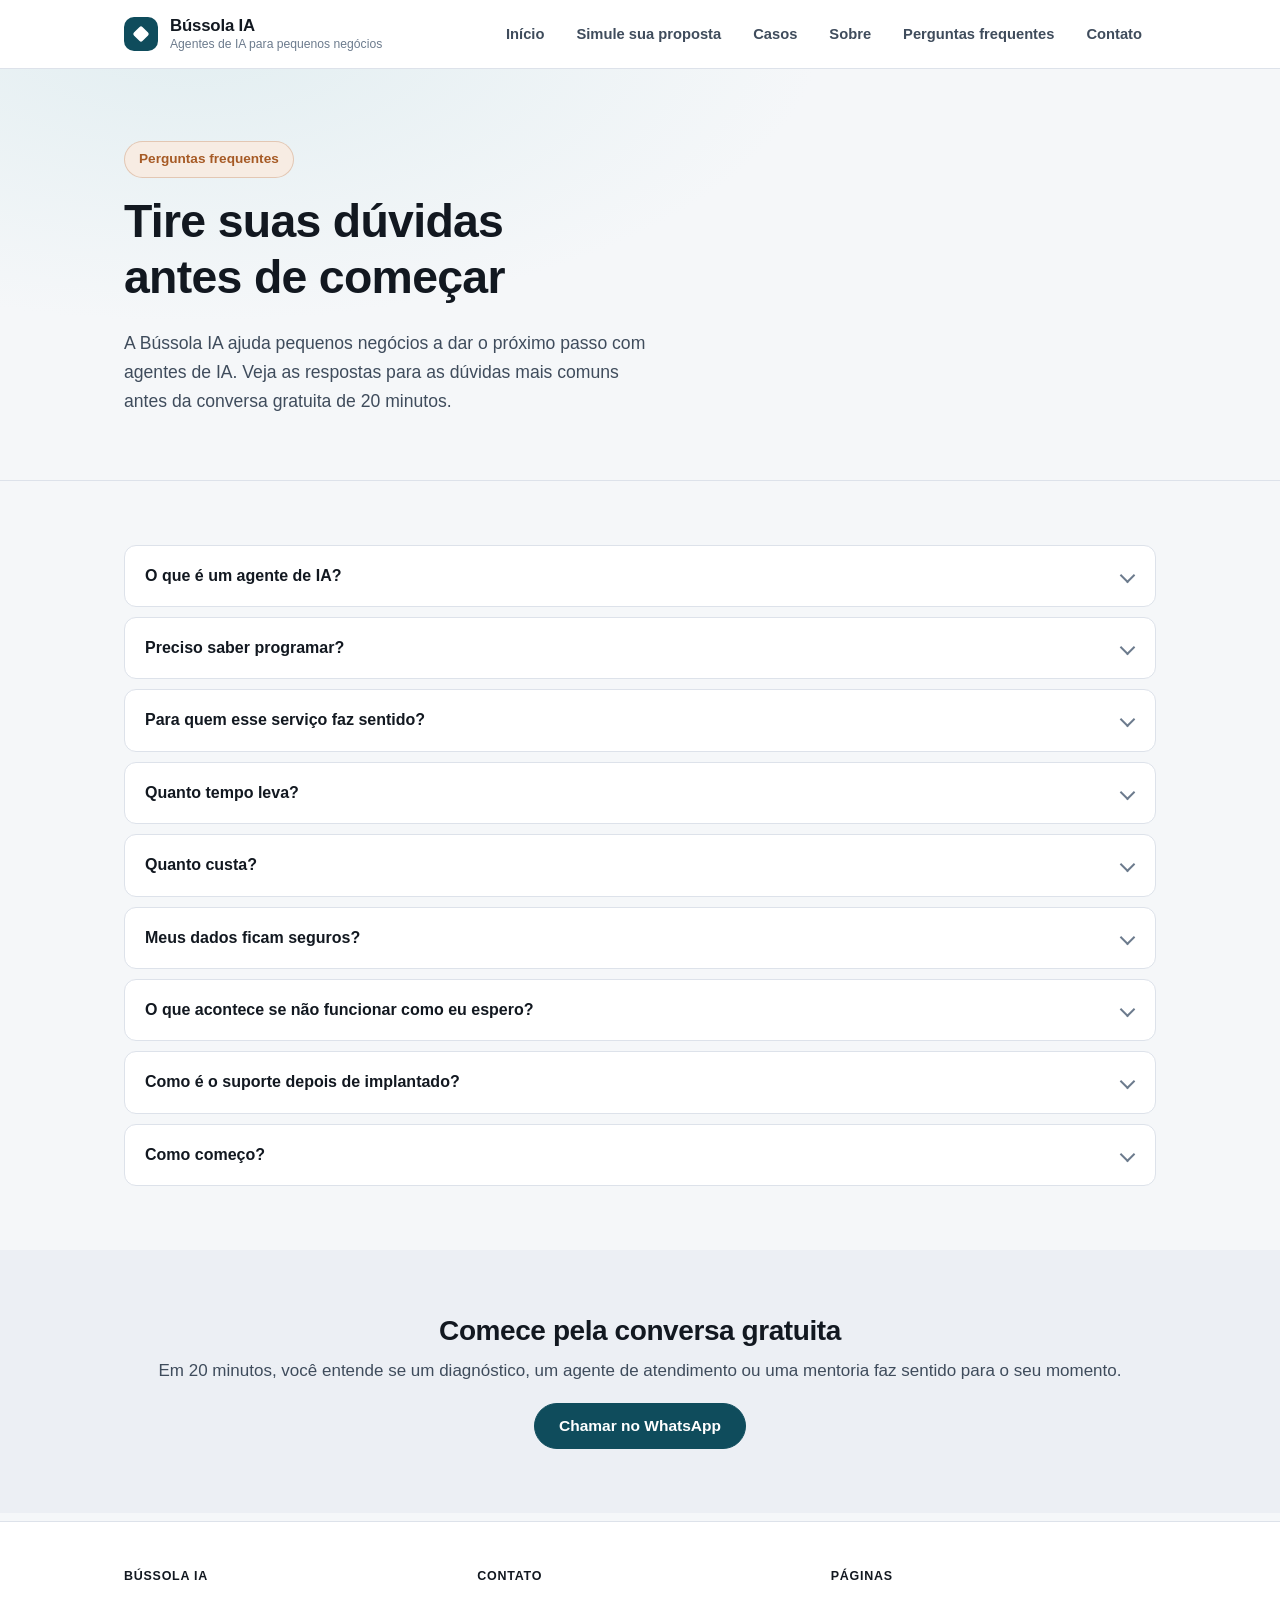
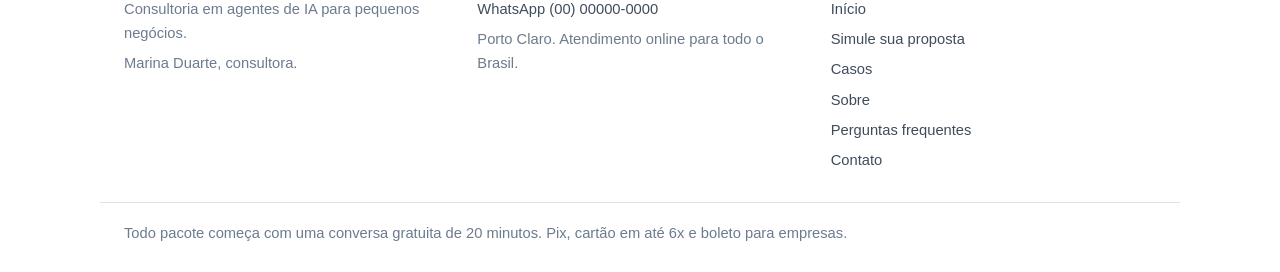
<file: perguntas.html>
<!doctype html>
<html lang="pt-BR">
<head>
<meta charset="utf-8">
<meta name="viewport" content="width=device-width, initial-scale=1">
<title>Perguntas frequentes — Bússola IA</title>
<meta name="description" content="Dúvidas sobre prazos, preços, formas de pagamento e como funciona a consultoria da Bússola IA.">
<link rel="stylesheet" href="estilo.css">
</head>
<body>
<a class="pular-para-conteudo" href="#conteudo">Ir para o conteúdo</a>

<header class="cabecalho">
  <div class="container cabecalho-interno">
    <a class="marca" href="index.html">
      <span class="marca-icone" aria-hidden="true"></span>
      <span class="marca-texto">
        <span class="marca-nome">Bússola IA</span>
        <span class="marca-sub">Agentes de IA para pequenos negócios</span>
      </span>
    </a>
    <nav class="navegacao" aria-label="Navegação principal">
      <a class="link-nav" href="index.html">Início</a>
      <a class="link-nav" href="calculadora.html">Simule sua proposta</a>
      <a class="link-nav" href="casos.html">Casos</a>
      <a class="link-nav" href="sobre.html">Sobre</a>
      <a class="link-nav" href="perguntas.html">Perguntas frequentes</a>
      <a class="link-nav" href="contato.html">Contato</a>
    </nav>
  </div>
</header>

<main id="conteudo">
  <section class="abertura">
    <div class="container">
      <span class="selo">Perguntas frequentes</span>
      <h1 class="abertura-titulo">Tire suas dúvidas antes de começar</h1>
      <p class="abertura-texto">A Bússola IA ajuda pequenos negócios a dar o próximo passo com agentes de IA. Veja as respostas para as dúvidas mais comuns antes da conversa gratuita de 20 minutos.</p>
    </div>
  </section>

  <section class="secao">
    <div class="container">
      <div class="sanfona">
        <details class="sanfona-item">
          <summary class="sanfona-pergunta">O que é um agente de IA?</summary>
          <div class="sanfona-resposta">
            <p>É uma forma de colocar IA para trabalhar em um processo do seu negócio. No pacote de atendimento, por exemplo, o agente responde clientes no WhatsApp com base nos documentos do cliente.</p>
          </div>
        </details>

        <details class="sanfona-item">
          <summary class="sanfona-pergunta">Preciso saber programar?</summary>
          <div class="sanfona-resposta">
            <p>Não. A promessa da Bússola IA é simples: você não precisa virar programador para ter um agente trabalhando no seu negócio. A mentoria existe para quem quer montar os próprios agentes com acompanhamento.</p>
          </div>
        </details>

        <details class="sanfona-item">
          <summary class="sanfona-pergunta">Para quem esse serviço faz sentido?</summary>
          <div class="sanfona-resposta">
            <p>Faz sentido para negócios de uma pessoa só, pequenas empresas de até 20 pessoas e quem já usa chat de IA e quer o próximo passo. O atendimento é online para todo o Brasil.</p>
          </div>
        </details>

        <details class="sanfona-item">
          <summary class="sanfona-pergunta">Quanto tempo leva?</summary>
          <div class="sanfona-resposta">
            <p>Depende do pacote. O diagnóstico de processos leva 1 semana, o agente de atendimento leva 3 semanas e a mentoria pode entrar na agenda em até 5 dias úteis.</p>
          </div>
        </details>

        <details class="sanfona-item">
          <summary class="sanfona-pergunta">Quanto custa?</summary>
          <div class="sanfona-resposta">
            <p>O diagnóstico custa R$ 1.500, em pagamento único. O agente de atendimento custa R$ 4.500 de implantação, mais R$ 350 por mês, e a mentoria custa R$ 400 por hora. Para montar uma estimativa, acesse a <a href="calculadora.html">simulação de proposta</a>.</p>
          </div>
        </details>

        <details class="sanfona-item">
          <summary class="sanfona-pergunta">Meus dados ficam seguros?</summary>
          <div class="sanfona-resposta">
            <p>O agente de atendimento usa documentos do cliente, então esse ponto deve ser combinado antes da implantação. Se segurança dos dados for decisiva para você, leve a pergunta para a conversa gratuita antes de contratar.</p>
          </div>
        </details>

        <details class="sanfona-item">
          <summary class="sanfona-pergunta">O que acontece se não funcionar como eu espero?</summary>
          <div class="sanfona-resposta">
            <p>Nenhum resultado é prometido como garantido. No agente de atendimento, o pacote inclui agente treinado, testado e 30 dias de ajuste para corrigir o que precisar depois da implantação.</p>
          </div>
        </details>

        <details class="sanfona-item">
          <summary class="sanfona-pergunta">Como é o suporte depois de implantado?</summary>
          <div class="sanfona-resposta">
            <p>No pacote de agente de atendimento, há 30 dias de ajuste depois da implantação. Depois disso, existe a mensalidade de R$ 350 no pacote e a mentoria por hora para acompanhamento ao vivo.</p>
          </div>
        </details>

        <details class="sanfona-item">
          <summary class="sanfona-pergunta">Como começo?</summary>
          <div class="sanfona-resposta">
            <p>Todo pacote começa com uma conversa gratuita de 20 minutos. Você fala sobre seu negócio, entende qual pacote faz sentido e combina os próximos passos pelo WhatsApp.</p>
          </div>
        </details>
      </div>
    </div>
  </section>

  <section class="secao-alt">
    <div class="container centro">
      <h2 class="titulo-secao">Comece pela conversa gratuita</h2>
      <p class="texto">Em 20 minutos, você entende se um diagnóstico, um agente de atendimento ou uma mentoria faz sentido para o seu momento.</p>
      <a class="botao botao-principal" href="https://wa.me/5500000000000">Chamar no WhatsApp</a>
    </div>
  </section>
</main>

<footer class="rodape">
  <div class="container rodape-grade">
    <div class="rodape-bloco">
      <p class="rodape-titulo">Bússola IA</p>
      <p class="rodape-texto">Consultoria em agentes de IA para pequenos negócios.</p>
      <p class="rodape-texto">Marina Duarte, consultora.</p>
    </div>
    <div class="rodape-bloco">
      <p class="rodape-titulo">Contato</p>
      <p class="rodape-texto"><a class="rodape-link" href="https://wa.me/5500000000000">WhatsApp (00) 00000-0000</a></p>
      <p class="rodape-texto">Porto Claro. Atendimento online para todo o Brasil.</p>
    </div>
    <div class="rodape-bloco">
      <p class="rodape-titulo">Páginas</p>
      <p class="rodape-texto"><a class="rodape-link" href="index.html">Início</a></p>
      <p class="rodape-texto"><a class="rodape-link" href="calculadora.html">Simule sua proposta</a></p>
      <p class="rodape-texto"><a class="rodape-link" href="casos.html">Casos</a></p>
      <p class="rodape-texto"><a class="rodape-link" href="sobre.html">Sobre</a></p>
      <p class="rodape-texto"><a class="rodape-link" href="perguntas.html">Perguntas frequentes</a></p>
      <p class="rodape-texto"><a class="rodape-link" href="contato.html">Contato</a></p>
    </div>
  </div>
  <div class="container rodape-base">
    <p class="rodape-texto">Todo pacote começa com uma conversa gratuita de 20 minutos. Pix, cartão em até 6x e boleto para empresas.</p>
  </div>
</footer>

</body>
</html>
</file>
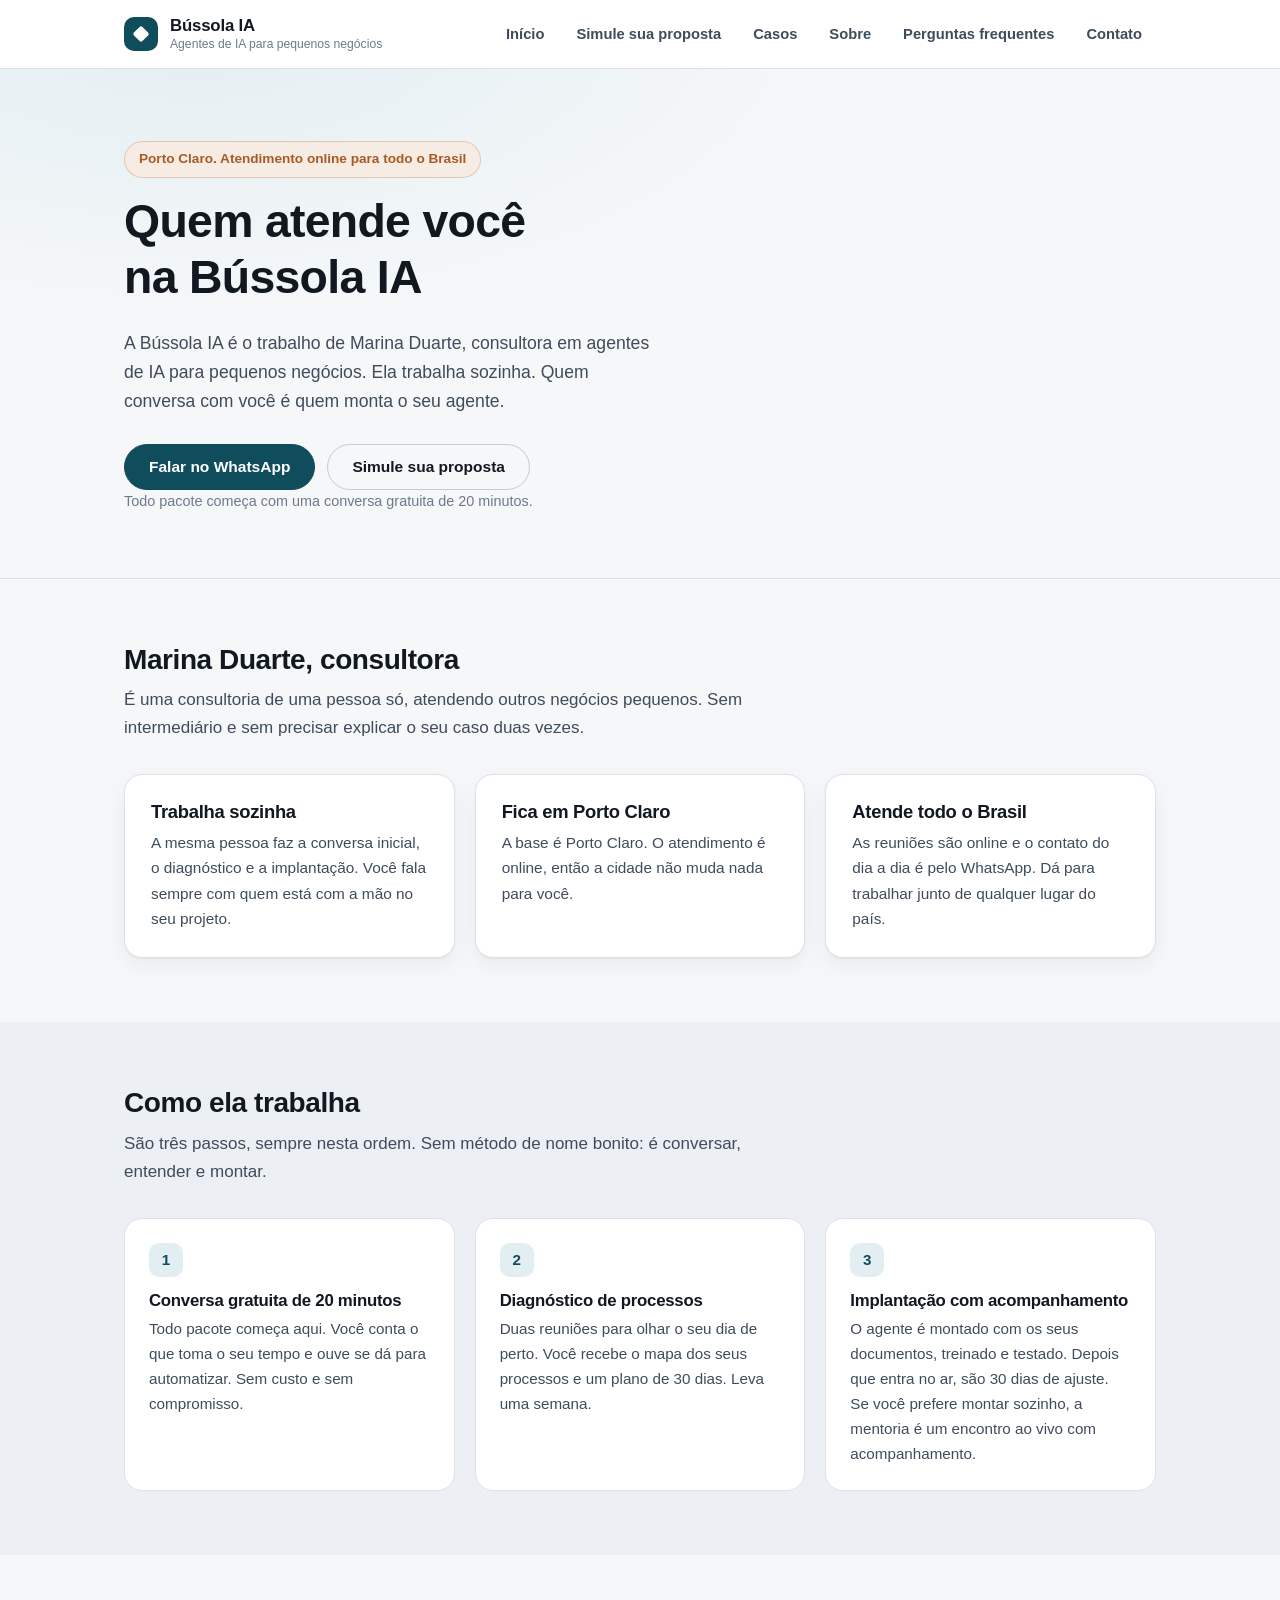
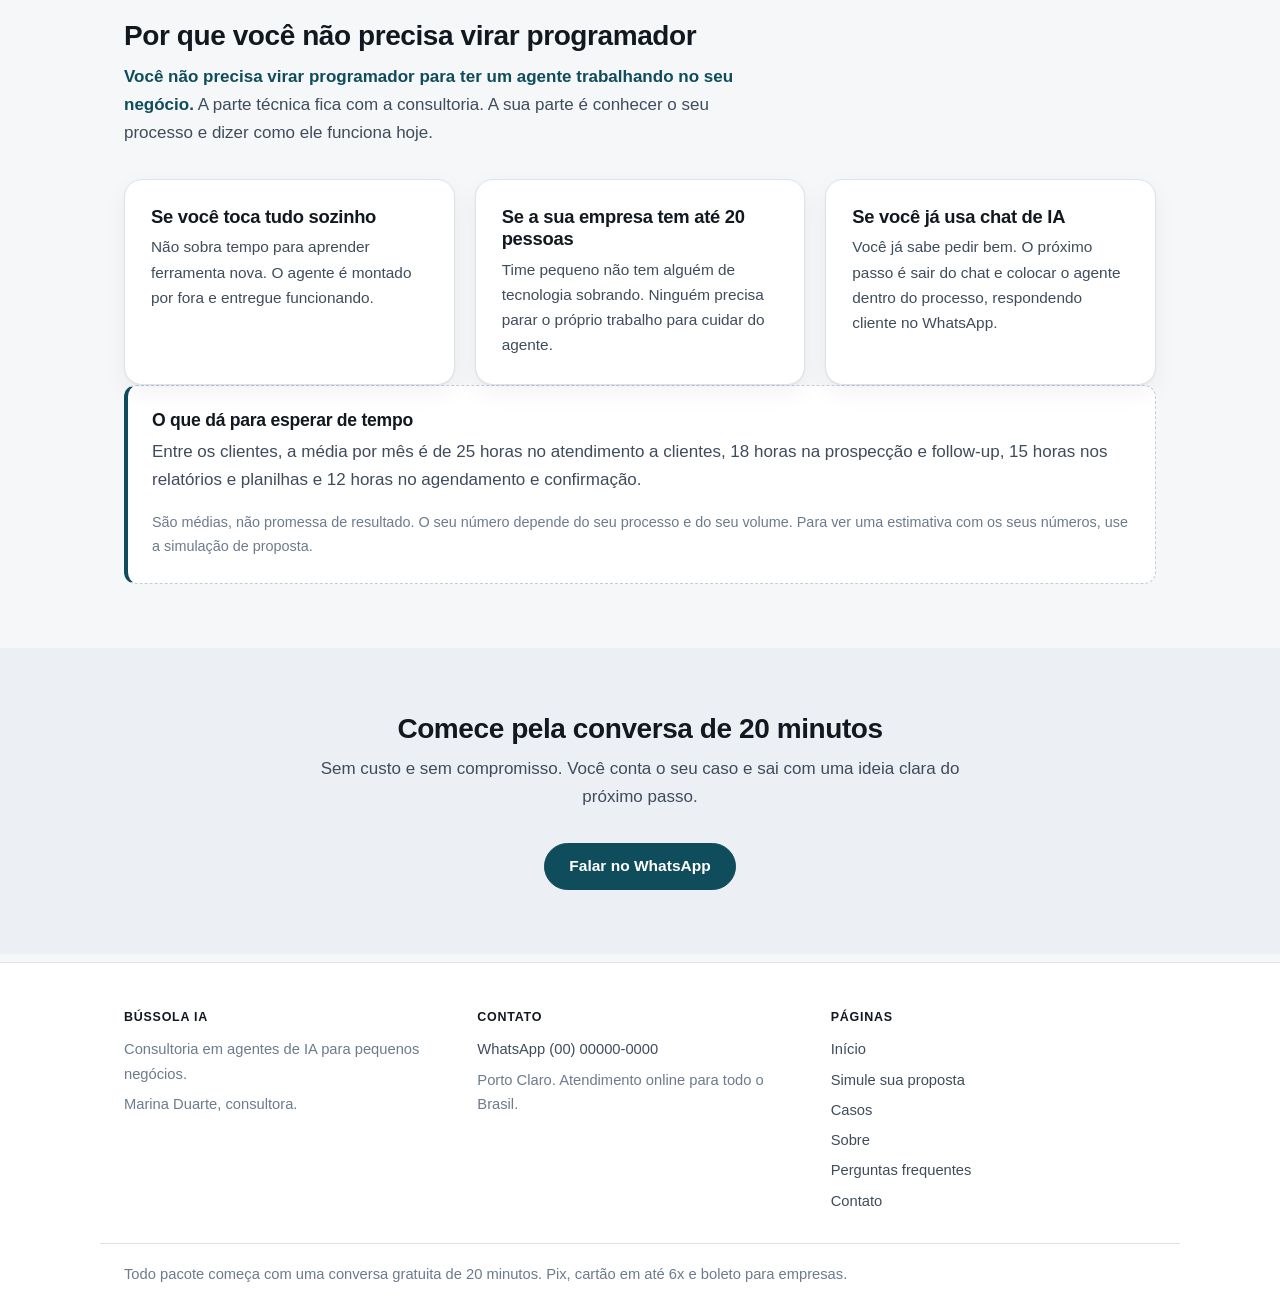
<file: sobre.html>
<!doctype html>
<html lang="pt-BR">
<head>
<meta charset="utf-8">
<meta name="viewport" content="width=device-width, initial-scale=1">
<title>Sobre a Bússola IA — Marina Duarte, consultora</title>
<meta name="description" content="Marina Duarte trabalha sozinha, de Porto Claro, com atendimento online para todo o Brasil. Veja como ela trabalha em três passos e comece pela conversa gratuita de 20 minutos.">
<link rel="stylesheet" href="estilo.css">
</head>
<body>
<a class="pular-para-conteudo" href="#conteudo">Ir para o conteúdo</a>

<header class="cabecalho">
  <div class="container cabecalho-interno">
    <a class="marca" href="index.html">
      <span class="marca-icone" aria-hidden="true"></span>
      <span class="marca-texto">
        <span class="marca-nome">Bússola IA</span>
        <span class="marca-sub">Agentes de IA para pequenos negócios</span>
      </span>
    </a>
    <nav class="navegacao" aria-label="Navegação principal">
      <a class="link-nav" href="index.html">Início</a>
      <a class="link-nav" href="calculadora.html">Simule sua proposta</a>
      <a class="link-nav" href="casos.html">Casos</a>
      <a class="link-nav" href="sobre.html">Sobre</a>
      <a class="link-nav" href="perguntas.html">Perguntas frequentes</a>
      <a class="link-nav" href="contato.html">Contato</a>
    </nav>
  </div>
</header>

<main id="conteudo">
  <section class="abertura">
    <div class="container">
      <span class="selo">Porto Claro. Atendimento online para todo o Brasil</span>
      <h1 class="abertura-titulo">Quem atende você na Bússola IA</h1>
      <p class="abertura-texto">A Bússola IA é o trabalho de Marina Duarte, consultora em agentes de IA para pequenos negócios. Ela trabalha sozinha. Quem conversa com você é quem monta o seu agente.</p>
      <div class="abertura-acoes">
        <a class="botao botao-principal" href="https://wa.me/5500000000000">Falar no WhatsApp</a>
        <a class="botao botao-secundario" href="calculadora.html">Simule sua proposta</a>
      </div>
      <p class="texto-apoio">Todo pacote começa com uma conversa gratuita de 20 minutos.</p>
    </div>
  </section>

  <section class="secao">
    <div class="container">
      <div class="cabecalho-secao">
        <h2 class="titulo-secao">Marina Duarte, consultora</h2>
        <p class="texto">É uma consultoria de uma pessoa só, atendendo outros negócios pequenos. Sem intermediário e sem precisar explicar o seu caso duas vezes.</p>
      </div>
      <div class="grade-3">
        <div class="cartao">
          <h3 class="cartao-titulo">Trabalha sozinha</h3>
          <p class="cartao-texto">A mesma pessoa faz a conversa inicial, o diagnóstico e a implantação. Você fala sempre com quem está com a mão no seu projeto.</p>
        </div>
        <div class="cartao">
          <h3 class="cartao-titulo">Fica em Porto Claro</h3>
          <p class="cartao-texto">A base é Porto Claro. O atendimento é online, então a cidade não muda nada para você.</p>
        </div>
        <div class="cartao">
          <h3 class="cartao-titulo">Atende todo o Brasil</h3>
          <p class="cartao-texto">As reuniões são online e o contato do dia a dia é pelo WhatsApp. Dá para trabalhar junto de qualquer lugar do país.</p>
        </div>
      </div>
    </div>
  </section>

  <section class="secao-alt">
    <div class="container">
      <div class="cabecalho-secao">
        <h2 class="titulo-secao">Como ela trabalha</h2>
        <p class="texto">São três passos, sempre nesta ordem. Sem método de nome bonito: é conversar, entender e montar.</p>
      </div>
      <ol class="passos">
        <li class="passo">
          <span class="passo-numero" aria-hidden="true">1</span>
          <h3 class="passo-titulo">Conversa gratuita de 20 minutos</h3>
          <p class="passo-texto">Todo pacote começa aqui. Você conta o que toma o seu tempo e ouve se dá para automatizar. Sem custo e sem compromisso.</p>
        </li>
        <li class="passo">
          <span class="passo-numero" aria-hidden="true">2</span>
          <h3 class="passo-titulo">Diagnóstico de processos</h3>
          <p class="passo-texto">Duas reuniões para olhar o seu dia de perto. Você recebe o mapa dos seus processos e um plano de 30 dias. Leva uma semana.</p>
        </li>
        <li class="passo">
          <span class="passo-numero" aria-hidden="true">3</span>
          <h3 class="passo-titulo">Implantação com acompanhamento</h3>
          <p class="passo-texto">O agente é montado com os seus documentos, treinado e testado. Depois que entra no ar, são 30 dias de ajuste. Se você prefere montar sozinho, a mentoria é um encontro ao vivo com acompanhamento.</p>
        </li>
      </ol>
    </div>
  </section>

  <section class="secao">
    <div class="container">
      <div class="cabecalho-secao">
        <h2 class="titulo-secao">Por que você não precisa virar programador</h2>
        <p class="texto"><span class="destaque">Você não precisa virar programador para ter um agente trabalhando no seu negócio.</span> A parte técnica fica com a consultoria. A sua parte é conhecer o seu processo e dizer como ele funciona hoje.</p>
      </div>
      <div class="grade-3">
        <div class="cartao">
          <h3 class="cartao-titulo">Se você toca tudo sozinho</h3>
          <p class="cartao-texto">Não sobra tempo para aprender ferramenta nova. O agente é montado por fora e entregue funcionando.</p>
        </div>
        <div class="cartao">
          <h3 class="cartao-titulo">Se a sua empresa tem até 20 pessoas</h3>
          <p class="cartao-texto">Time pequeno não tem alguém de tecnologia sobrando. Ninguém precisa parar o próprio trabalho para cuidar do agente.</p>
        </div>
        <div class="cartao">
          <h3 class="cartao-titulo">Se você já usa chat de IA</h3>
          <p class="cartao-texto">Você já sabe pedir bem. O próximo passo é sair do chat e colocar o agente dentro do processo, respondendo cliente no WhatsApp.</p>
        </div>
      </div>
      <div class="aviso">
        <h3 class="aviso-titulo">O que dá para esperar de tempo</h3>
        <p class="texto">Entre os clientes, a média por mês é de 25 horas no atendimento a clientes, 18 horas na prospecção e follow-up, 15 horas nos relatórios e planilhas e 12 horas no agendamento e confirmação.</p>
        <p class="texto-apoio">São médias, não promessa de resultado. O seu número depende do seu processo e do seu volume. Para ver uma estimativa com os seus números, use a simulação de proposta.</p>
      </div>
    </div>
  </section>

  <section class="secao-alt">
    <div class="container centro">
      <div class="cabecalho-secao centro">
        <h2 class="titulo-secao">Comece pela conversa de 20 minutos</h2>
        <p class="texto">Sem custo e sem compromisso. Você conta o seu caso e sai com uma ideia clara do próximo passo.</p>
      </div>
      <a class="botao botao-principal" href="https://wa.me/5500000000000">Falar no WhatsApp</a>
    </div>
  </section>
</main>

<footer class="rodape">
  <div class="container rodape-grade">
    <div class="rodape-bloco">
      <p class="rodape-titulo">Bússola IA</p>
      <p class="rodape-texto">Consultoria em agentes de IA para pequenos negócios.</p>
      <p class="rodape-texto">Marina Duarte, consultora.</p>
    </div>
    <div class="rodape-bloco">
      <p class="rodape-titulo">Contato</p>
      <p class="rodape-texto"><a class="rodape-link" href="https://wa.me/5500000000000">WhatsApp (00) 00000-0000</a></p>
      <p class="rodape-texto">Porto Claro. Atendimento online para todo o Brasil.</p>
    </div>
    <div class="rodape-bloco">
      <p class="rodape-titulo">Páginas</p>
      <p class="rodape-texto"><a class="rodape-link" href="index.html">Início</a></p>
      <p class="rodape-texto"><a class="rodape-link" href="calculadora.html">Simule sua proposta</a></p>
      <p class="rodape-texto"><a class="rodape-link" href="casos.html">Casos</a></p>
      <p class="rodape-texto"><a class="rodape-link" href="sobre.html">Sobre</a></p>
      <p class="rodape-texto"><a class="rodape-link" href="perguntas.html">Perguntas frequentes</a></p>
      <p class="rodape-texto"><a class="rodape-link" href="contato.html">Contato</a></p>
    </div>
  </div>
  <div class="container rodape-base">
    <p class="rodape-texto">Todo pacote começa com uma conversa gratuita de 20 minutos. Pix, cartão em até 6x e boleto para empresas.</p>
  </div>
</footer>

</body>
</html>
</file>
<file: estilo.css>
/* ============================================================================
   Bússola IA — estilo.css
   Folha de estilo única do site. Nenhuma página cria CSS próprio.
   Se a sua página precisa de algo que não está aqui, peça para a pessoa.

   ----------------------------------------------------------------------------
   CLASSES DISPONÍVEIS
   ----------------------------------------------------------------------------

   ESTRUTURA E APOIO
     .container            faixa central com largura máxima
     .secao                bloco vertical de conteúdo
     .secao-alt            bloco vertical com fundo alternado
     .cabecalho-secao      agrupa título e linha de apoio da seção
     .titulo-secao         título de seção (h2)
     .titulo-bloco         título menor dentro de um bloco (h3)
     .texto                parágrafo padrão
     .texto-apoio          texto secundário, menor e mais claro
     .centro               centraliza o texto do bloco
     .grade                grade responsiva automática
     .grade-2              grade de até 2 colunas
     .grade-3              grade de até 3 colunas
     .grade-4              grade de até 4 colunas
     .tag                  etiqueta pequena arredondada
     .selo                 selo de destaque (ex.: "20 minutos gratuitos")
     .destaque             trecho de texto em cor de destaque
     .divisor              linha horizontal discreta
     .aviso                caixa de aviso (páginas em construção, observações)
     .aviso-titulo         título dentro da caixa de aviso
     .oculto               esconde o elemento
     .pular-para-conteudo  link de acessibilidade no topo da página

   CABEÇALHO E NAVEGAÇÃO  (bloco fixo, não alterar nas páginas)
     .cabecalho  .cabecalho-interno  .marca  .marca-icone  .marca-texto
     .marca-nome  .marca-sub  .navegacao  .link-nav

   BLOCO DE ABERTURA
     .abertura  .abertura-titulo  .abertura-texto  .abertura-acoes
     .abertura-lista  .abertura-lista-item

   BOTÕES
     .botao  .botao-principal  .botao-secundario  .botao-bloco

   CARTÕES E PREÇOS
     .cartao  .cartao-titulo  .cartao-texto  .cartao-destaque  .fita
     .cartao-preco  .preco  .preco-detalhe  .prazo
     .lista  .lista-item

   PASSOS NUMERADOS
     .passos  .passo  .passo-numero  .passo-titulo  .passo-texto

   FORMULÁRIO
     .formulario  .formulario-linha  .campo  .rotulo  .entrada  .ajuda
     .grupo-opcoes  .opcao  .opcao-texto

   BLOCO DE RESULTADO
     .resultado  .resultado-rotulo  .resultado-numero  .resultado-unidade
     .resultado-texto  .resultado-linha  .resultado-lista  .resultado-item

   PERGUNTAS EM SANFONA  (usar <details> e <summary>, sem JavaScript)
     .sanfona  .sanfona-item  .sanfona-pergunta  .sanfona-resposta

   RODAPÉ  (bloco fixo, não alterar nas páginas)
     .rodape  .rodape-grade  .rodape-bloco  .rodape-titulo  .rodape-texto
     .rodape-link  .rodape-base
   ========================================================================== */


/* --- Cores e medidas ----------------------------------------------------- */

:root {
  color-scheme: light dark;

  --tinta: #121820;
  --tinta-media: #3f4c5c;
  --tinta-clara: #6c7b8d;
  --fundo: #f5f7f9;
  --fundo-alt: #eceff4;
  --superficie: #ffffff;
  --superficie-2: #f9fafc;
  --borda: #dde2ea;
  --borda-forte: #c3ccd9;
  --marca: #0f4c5c;
  --marca-forte: #0a3641;
  --marca-suave: #e2eef1;
  --acento: #a65a25;
  --acento-suave: #f7ece3;

  --raio: 12px;
  --raio-g: 18px;
  --sombra: 0 1px 2px rgba(18, 24, 32, .05), 0 8px 24px rgba(18, 24, 32, .05);
  --sombra-forte: 0 2px 4px rgba(18, 24, 32, .06), 0 18px 40px rgba(18, 24, 32, .1);
  --fonte: -apple-system, BlinkMacSystemFont, "Segoe UI", Roboto, "Helvetica Neue", Arial, sans-serif;
  --largura: 1080px;
}

@media (prefers-color-scheme: dark) {
  :root {
    --tinta: #eef2f6;
    --tinta-media: #b4c0cd;
    --tinta-clara: #8a99a9;
    --fundo: #0e1319;
    --fundo-alt: #141b23;
    --superficie: #161e27;
    --superficie-2: #1b242e;
    --borda: #26313d;
    --borda-forte: #33404e;
    --marca: #6fb9c9;
    --marca-forte: #9ad3df;
    --marca-suave: #14303a;
    --acento: #e0a377;
    --acento-suave: #2d2118;
    --sombra: 0 1px 2px rgba(0, 0, 0, .3), 0 8px 24px rgba(0, 0, 0, .25);
    --sombra-forte: 0 2px 4px rgba(0, 0, 0, .35), 0 18px 40px rgba(0, 0, 0, .35);
  }
}


/* --- Base ---------------------------------------------------------------- */

* { box-sizing: border-box; }

html { -webkit-text-size-adjust: 100%; scroll-behavior: smooth; }

body {
  margin: 0;
  font-family: var(--fonte);
  font-size: 17px;
  line-height: 1.65;
  color: var(--tinta);
  background: var(--fundo);
  -webkit-font-smoothing: antialiased;
  display: flex;
  flex-direction: column;
  min-height: 100vh;
}

main { flex: 1 0 auto; }

h1, h2, h3 { line-height: 1.2; margin: 0 0 .5em; letter-spacing: -.015em; font-weight: 650; }
p { margin: 0 0 1em; }
p:last-child { margin-bottom: 0; }
img { max-width: 100%; height: auto; }
code { font-family: ui-monospace, SFMono-Regular, Menlo, Consolas, monospace; font-size: .88em; background: var(--fundo-alt); border: 1px solid var(--borda); border-radius: 5px; padding: 1px 5px; }

a { color: var(--marca); text-underline-offset: 3px; }
a:hover { color: var(--marca-forte); }

:focus-visible {
  outline: 2px solid var(--marca);
  outline-offset: 3px;
  border-radius: 4px;
}


/* --- Estrutura e apoio --------------------------------------------------- */

.container {
  width: 100%;
  max-width: var(--largura);
  margin: 0 auto;
  padding: 0 24px;
}

.secao { padding: 64px 0; }
.secao-alt { padding: 64px 0; background: var(--fundo-alt); }

.cabecalho-secao { max-width: 640px; margin: 0 0 32px; }
.cabecalho-secao.centro { margin-left: auto; margin-right: auto; }

.titulo-secao { font-size: 1.75rem; margin-bottom: .35em; }
.titulo-bloco { font-size: 1.15rem; margin-bottom: .4em; }

.texto { color: var(--tinta-media); }
.texto-apoio { color: var(--tinta-clara); font-size: .9rem; margin: 0; }
.centro { text-align: center; }

.grade { display: grid; gap: 20px; grid-template-columns: repeat(auto-fit, minmax(260px, 1fr)); }
.grade-2 { display: grid; gap: 20px; grid-template-columns: repeat(auto-fit, minmax(300px, 1fr)); }
.grade-3 { display: grid; gap: 20px; grid-template-columns: repeat(auto-fit, minmax(260px, 1fr)); }
.grade-4 { display: grid; gap: 16px; grid-template-columns: repeat(auto-fit, minmax(190px, 1fr)); }

.tag {
  display: inline-block;
  font-size: .76rem;
  font-weight: 600;
  letter-spacing: .04em;
  text-transform: uppercase;
  color: var(--marca);
  background: var(--marca-suave);
  border-radius: 999px;
  padding: 4px 12px;
}

.selo {
  display: inline-flex;
  align-items: center;
  gap: 8px;
  font-size: .85rem;
  font-weight: 600;
  color: var(--acento);
  background: var(--acento-suave);
  border: 1px solid color-mix(in srgb, var(--acento) 25%, transparent);
  border-radius: 999px;
  padding: 6px 14px;
}

.destaque { color: var(--marca); font-weight: 600; }

.divisor { border: 0; border-top: 1px solid var(--borda); margin: 40px 0; }

.aviso {
  background: var(--superficie);
  border: 1px dashed var(--borda-forte);
  border-left: 4px solid var(--marca);
  border-radius: var(--raio);
  padding: 24px;
  color: var(--tinta-media);
}
.aviso-titulo { font-size: 1.1rem; color: var(--tinta); margin-bottom: .4em; }

.oculto { display: none; }

.pular-para-conteudo {
  position: absolute;
  left: -9999px;
  top: 0;
  background: var(--marca);
  color: #fff;
  padding: 10px 16px;
  border-radius: 0 0 var(--raio) 0;
  z-index: 20;
}
.pular-para-conteudo:focus { left: 0; color: #fff; }


/* --- Cabeçalho e navegação ----------------------------------------------- */

.cabecalho {
  background: var(--superficie);
  border-bottom: 1px solid var(--borda);
  position: sticky;
  top: 0;
  z-index: 10;
}

.cabecalho-interno {
  display: flex;
  align-items: center;
  justify-content: space-between;
  gap: 20px;
  flex-wrap: wrap;
  padding-top: 14px;
  padding-bottom: 14px;
}

.marca { display: flex; align-items: center; gap: 12px; text-decoration: none; color: inherit; }

.marca-icone {
  width: 34px;
  height: 34px;
  flex: none;
  border-radius: 10px;
  background: var(--marca);
  position: relative;
}
.marca-icone::after {
  content: "";
  position: absolute;
  inset: 11px;
  border-radius: 2px;
  background: var(--superficie);
  transform: rotate(45deg);
}

.marca-texto { display: flex; flex-direction: column; line-height: 1.25; }
.marca-nome { font-weight: 680; font-size: 1.05rem; letter-spacing: -.01em; }
.marca-sub { font-size: .76rem; color: var(--tinta-clara); }

.navegacao { display: flex; align-items: center; gap: 4px; flex-wrap: wrap; }

.link-nav {
  display: inline-block;
  padding: 8px 14px;
  border-radius: 999px;
  font-size: .92rem;
  font-weight: 550;
  color: var(--tinta-media);
  text-decoration: none;
}
.link-nav:hover { color: var(--marca); background: var(--marca-suave); }


/* --- Bloco de abertura --------------------------------------------------- */

.abertura {
  padding: 72px 0 64px;
  background:
    radial-gradient(900px 420px at 15% -10%, var(--marca-suave), transparent 70%),
    var(--fundo);
  border-bottom: 1px solid var(--borda);
}

.abertura-titulo {
  font-size: clamp(2rem, 5vw, 2.9rem);
  max-width: 17ch;
  margin-top: .35em;
}

.abertura-texto {
  font-size: 1.1rem;
  color: var(--tinta-media);
  max-width: 54ch;
}

.abertura-acoes { display: flex; flex-wrap: wrap; gap: 12px; align-items: center; margin-top: 28px; }

.abertura-lista { list-style: none; padding: 0; margin: 28px 0 0; display: grid; gap: 8px; }
.abertura-lista-item { position: relative; padding-left: 26px; color: var(--tinta-media); }
.abertura-lista-item::before {
  content: "";
  position: absolute;
  left: 4px;
  top: .62em;
  width: 9px;
  height: 9px;
  border-radius: 2px;
  background: var(--marca);
  transform: rotate(45deg);
}


/* --- Botões -------------------------------------------------------------- */

.botao {
  display: inline-flex;
  align-items: center;
  justify-content: center;
  gap: 8px;
  font: inherit;
  font-weight: 600;
  font-size: .97rem;
  line-height: 1.2;
  padding: 13px 24px;
  border-radius: 999px;
  border: 1px solid transparent;
  cursor: pointer;
  text-decoration: none;
  transition: transform .12s ease, background-color .12s ease, border-color .12s ease;
}
.botao:active { transform: translateY(1px); }

.botao-principal { background: var(--marca); color: #fff; border-color: var(--marca); }
.botao-principal:hover { background: var(--marca-forte); border-color: var(--marca-forte); color: #fff; }

.botao-secundario { background: transparent; color: var(--tinta); border-color: var(--borda-forte); }
.botao-secundario:hover { background: var(--superficie); border-color: var(--marca); color: var(--marca); }

.botao-bloco { display: flex; width: 100%; }

@media (prefers-color-scheme: dark) {
  .botao-principal { color: #08222a; }
  .botao-principal:hover { color: #08222a; }
}


/* --- Cartões e preços ---------------------------------------------------- */

.cartao {
  background: var(--superficie);
  border: 1px solid var(--borda);
  border-radius: var(--raio-g);
  padding: 26px;
  box-shadow: var(--sombra);
}

.cartao-titulo { font-size: 1.15rem; margin-bottom: .35em; }
.cartao-texto { color: var(--tinta-media); font-size: .96rem; }

.cartao-preco {
  background: var(--superficie);
  border: 1px solid var(--borda);
  border-radius: var(--raio-g);
  padding: 28px;
  box-shadow: var(--sombra);
  display: flex;
  flex-direction: column;
  gap: 14px;
  position: relative;
}

.cartao-destaque { border-color: var(--marca); box-shadow: var(--sombra-forte); }

.fita {
  position: absolute;
  top: -11px;
  left: 28px;
  font-size: .72rem;
  font-weight: 700;
  letter-spacing: .05em;
  text-transform: uppercase;
  color: #fff;
  background: var(--marca);
  border-radius: 999px;
  padding: 3px 12px;
}
@media (prefers-color-scheme: dark) { .fita { color: #08222a; } }

.preco { font-size: 1.85rem; font-weight: 680; letter-spacing: -.02em; line-height: 1.1; }
.preco-detalhe { font-size: .9rem; color: var(--tinta-clara); }
.prazo { font-size: .85rem; font-weight: 600; color: var(--acento); }

.lista { list-style: none; padding: 0; margin: 0; display: grid; gap: 9px; }
.lista-item { position: relative; padding-left: 24px; font-size: .95rem; color: var(--tinta-media); }
.lista-item::before {
  content: "";
  position: absolute;
  left: 2px;
  top: .45em;
  width: 11px;
  height: 6px;
  border-left: 2px solid var(--marca);
  border-bottom: 2px solid var(--marca);
  transform: rotate(-45deg);
}


/* --- Passos numerados ---------------------------------------------------- */

.passos {
  list-style: none;
  padding: 0;
  margin: 0;
  display: grid;
  gap: 20px;
  grid-template-columns: repeat(auto-fit, minmax(230px, 1fr));
  counter-reset: passo;
}

.passo {
  background: var(--superficie);
  border: 1px solid var(--borda);
  border-radius: var(--raio-g);
  padding: 24px;
}

.passo-numero {
  display: inline-flex;
  align-items: center;
  justify-content: center;
  width: 34px;
  height: 34px;
  border-radius: 10px;
  background: var(--marca-suave);
  color: var(--marca);
  font-weight: 700;
  font-size: .95rem;
  margin-bottom: 14px;
}

.passo-titulo { font-size: 1.05rem; margin-bottom: .3em; }
.passo-texto { color: var(--tinta-media); font-size: .95rem; margin: 0; }


/* --- Formulário ---------------------------------------------------------- */

.formulario {
  background: var(--superficie);
  border: 1px solid var(--borda);
  border-radius: var(--raio-g);
  padding: 26px;
  box-shadow: var(--sombra);
  display: grid;
  gap: 20px;
}

.formulario-linha { display: grid; gap: 20px; grid-template-columns: repeat(auto-fit, minmax(210px, 1fr)); }

.campo { display: grid; gap: 7px; }

.rotulo { font-weight: 600; font-size: .95rem; }

.entrada {
  font: inherit;
  font-size: 1rem;
  width: 100%;
  padding: 12px 14px;
  color: var(--tinta);
  background: var(--superficie-2);
  border: 1px solid var(--borda-forte);
  border-radius: var(--raio);
}
.entrada:focus { border-color: var(--marca); outline: none; box-shadow: 0 0 0 3px var(--marca-suave); }

.ajuda { font-size: .85rem; color: var(--tinta-clara); margin: 0; }

.grupo-opcoes { display: grid; gap: 10px; border: 0; padding: 0; margin: 0; }

.opcao {
  display: flex;
  align-items: flex-start;
  gap: 11px;
  padding: 13px 15px;
  background: var(--superficie-2);
  border: 1px solid var(--borda);
  border-radius: var(--raio);
  cursor: pointer;
}
.opcao:hover { border-color: var(--marca); }
.opcao input { margin: 3px 0 0; accent-color: var(--marca); width: 17px; height: 17px; flex: none; }

.opcao-texto { display: flex; flex-direction: column; gap: 2px; font-size: .95rem; }
.opcao-texto small { color: var(--tinta-clara); font-size: .83rem; }


/* --- Bloco de resultado -------------------------------------------------- */

.resultado {
  background: var(--marca);
  color: #fff;
  border-radius: var(--raio-g);
  padding: 28px;
  box-shadow: var(--sombra-forte);
  display: grid;
  gap: 14px;
}
@media (prefers-color-scheme: dark) { .resultado { color: #08222a; } }

.resultado-rotulo {
  font-size: .78rem;
  font-weight: 700;
  letter-spacing: .06em;
  text-transform: uppercase;
  opacity: .8;
  margin: 0;
}

.resultado-numero { font-size: 2.6rem; font-weight: 700; line-height: 1; letter-spacing: -.02em; }
.resultado-unidade { font-size: 1rem; font-weight: 600; opacity: .85; }
.resultado-texto { font-size: .95rem; opacity: .9; margin: 0; }

.resultado-linha {
  display: flex;
  justify-content: space-between;
  gap: 16px;
  font-size: .95rem;
  padding: 9px 0;
  border-top: 1px solid rgba(255, 255, 255, .22);
}
@media (prefers-color-scheme: dark) { .resultado-linha { border-top-color: rgba(8, 34, 42, .22); } }

.resultado-lista { list-style: none; padding: 0; margin: 0; }
.resultado-item { display: flex; justify-content: space-between; gap: 16px; font-size: .95rem; padding: 5px 0; }


/* --- Perguntas em sanfona ------------------------------------------------ */

.sanfona { display: grid; gap: 10px; }

.sanfona-item {
  background: var(--superficie);
  border: 1px solid var(--borda);
  border-radius: var(--raio);
  overflow: hidden;
}
.sanfona-item[open] { border-color: var(--borda-forte); box-shadow: var(--sombra); }

.sanfona-pergunta {
  list-style: none;
  cursor: pointer;
  padding: 17px 52px 17px 20px;
  font-weight: 600;
  font-size: 1rem;
  position: relative;
}
.sanfona-pergunta::-webkit-details-marker { display: none; }
.sanfona-pergunta::after {
  content: "";
  position: absolute;
  right: 22px;
  top: 24px;
  width: 9px;
  height: 9px;
  border-right: 2px solid var(--tinta-clara);
  border-bottom: 2px solid var(--tinta-clara);
  transform: rotate(45deg);
  transition: transform .15s ease;
}
.sanfona-item[open] .sanfona-pergunta::after { transform: rotate(-135deg); top: 28px; }
.sanfona-pergunta:hover { color: var(--marca); }

.sanfona-resposta { padding: 0 20px 19px; color: var(--tinta-media); font-size: .97rem; }


/* --- Rodapé -------------------------------------------------------------- */

.rodape {
  flex: none;
  background: var(--superficie);
  border-top: 1px solid var(--borda);
  padding: 44px 0 26px;
  margin-top: 8px;
}

.rodape-grade {
  display: grid;
  gap: 28px;
  grid-template-columns: repeat(auto-fit, minmax(230px, 1fr));
}

.rodape-bloco { display: grid; gap: 6px; align-content: start; }

.rodape-titulo {
  font-size: .78rem;
  font-weight: 700;
  letter-spacing: .06em;
  text-transform: uppercase;
  color: var(--tinta);
  margin: 0 0 4px;
}

.rodape-texto { font-size: .92rem; color: var(--tinta-clara); margin: 0; }

.rodape-link { color: var(--tinta-media); text-decoration: none; }
.rodape-link:hover { color: var(--marca); text-decoration: underline; }

.rodape-base {
  margin-top: 30px;
  padding-top: 18px;
  border-top: 1px solid var(--borda);
}


/* --- Telas pequenas ------------------------------------------------------ */

@media (max-width: 640px) {
  body { font-size: 16px; }
  .container { padding: 0 18px; }
  .secao, .secao-alt { padding: 46px 0; }
  .abertura { padding: 48px 0 44px; }
  .cabecalho { position: static; }
  .cabecalho-interno { justify-content: center; text-align: center; gap: 12px; }
  .navegacao { justify-content: center; width: 100%; }
  .link-nav { padding: 8px 11px; font-size: .88rem; }
  .abertura-acoes .botao { width: 100%; }
  .resultado-numero { font-size: 2.2rem; }
}

@media (prefers-reduced-motion: reduce) {
  html { scroll-behavior: auto; }
  * { transition: none !important; }
}
</file>
